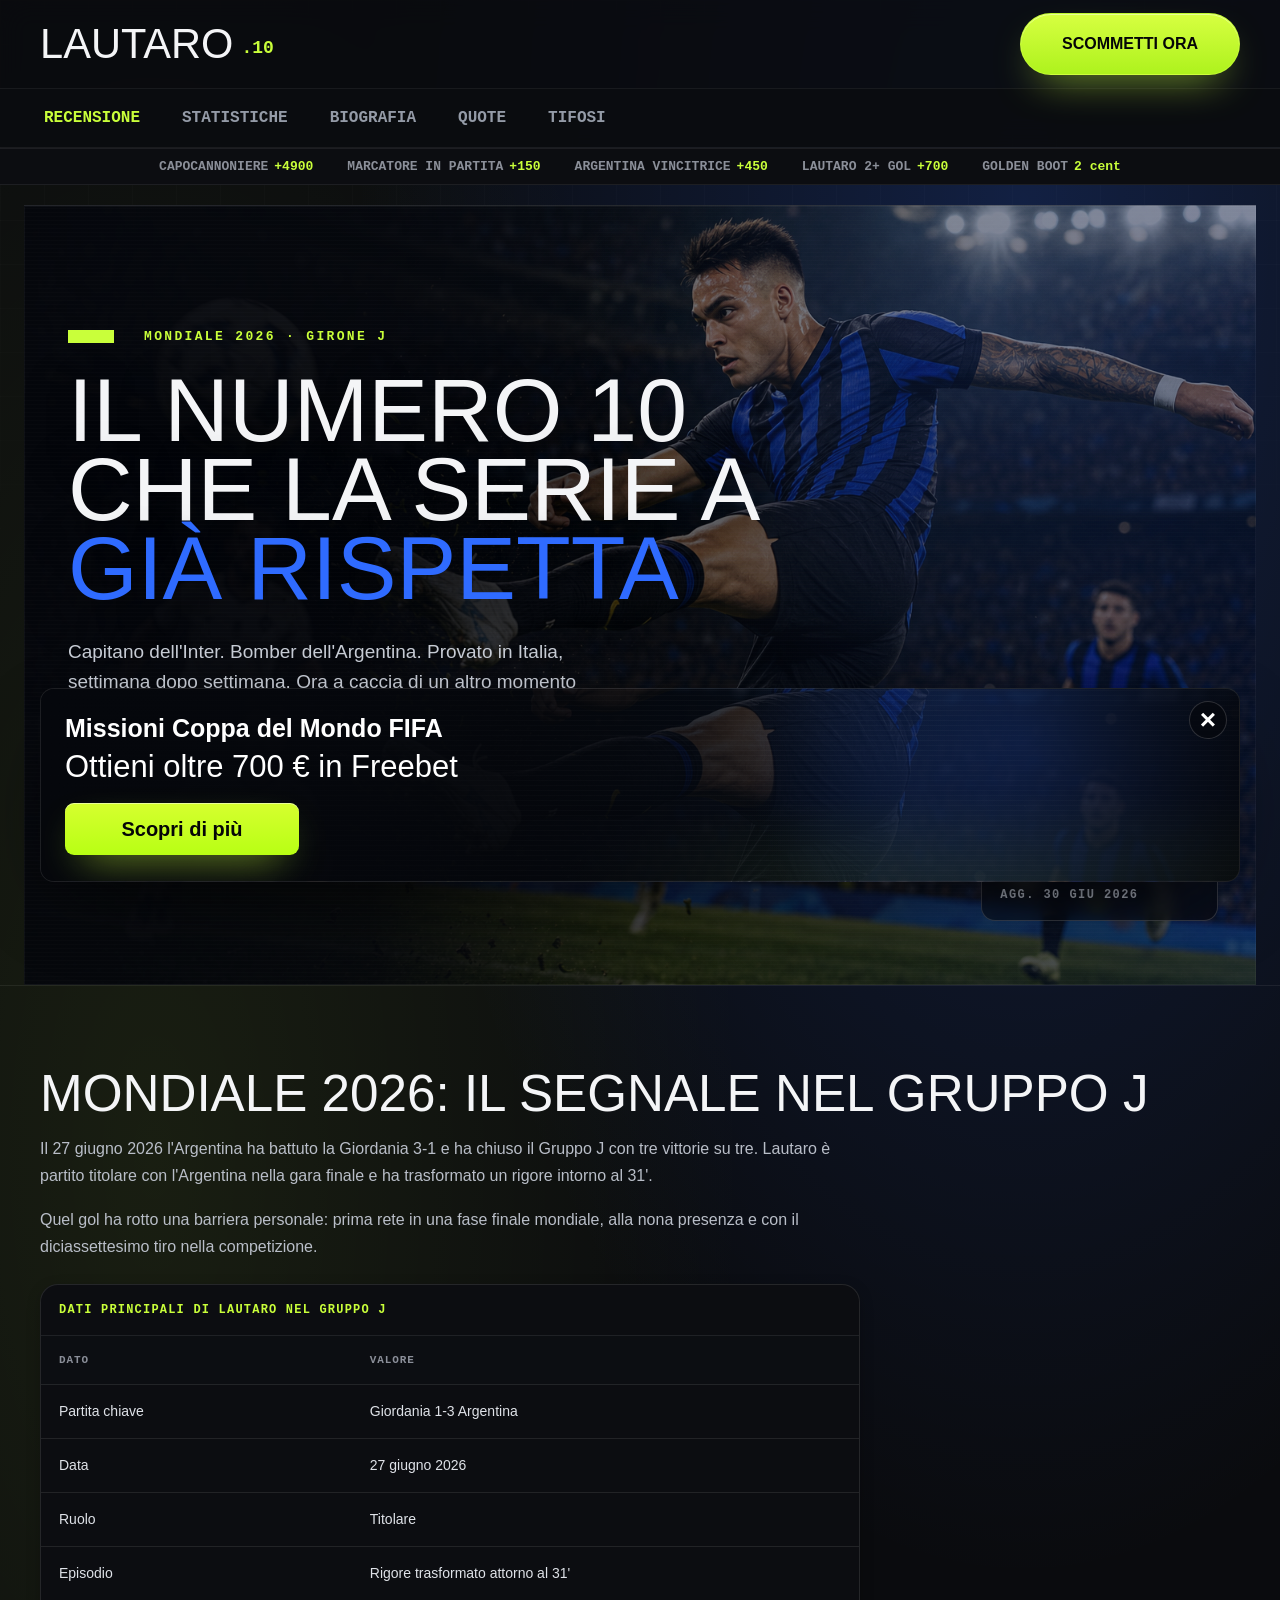
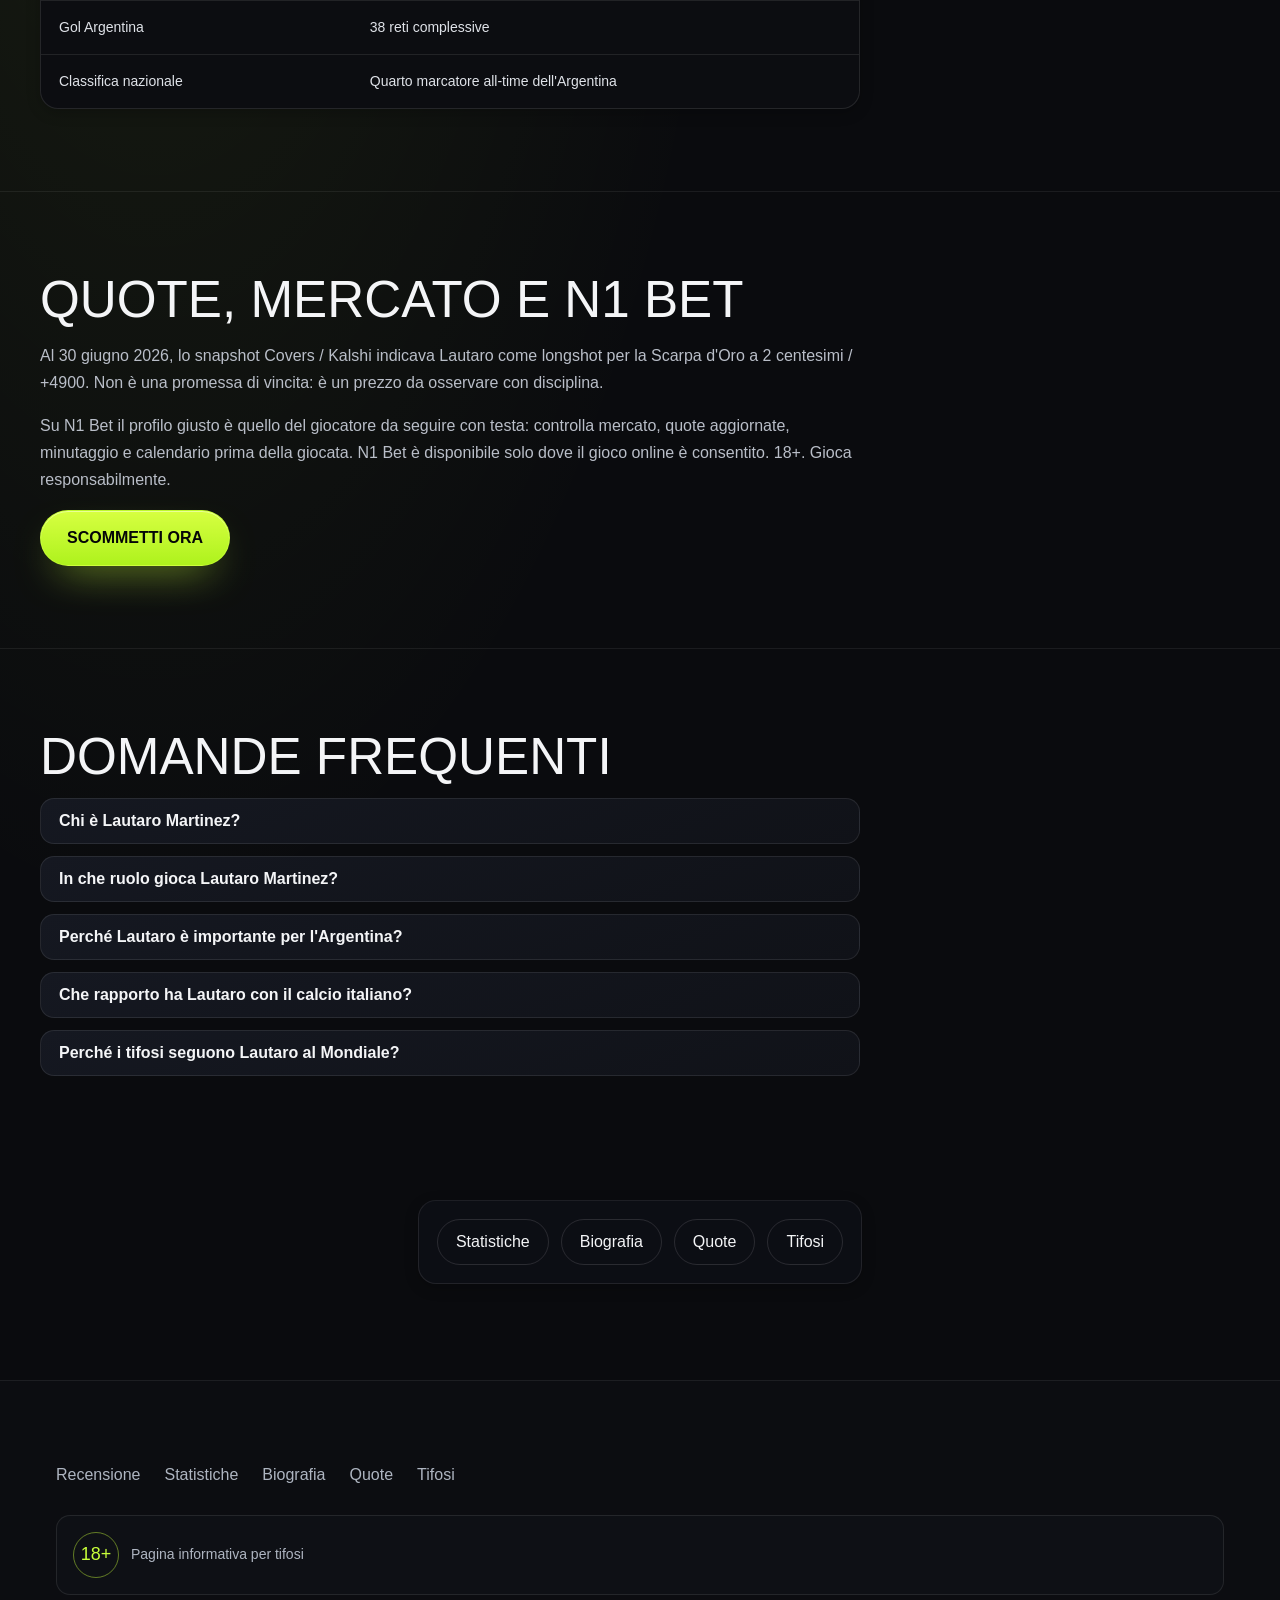
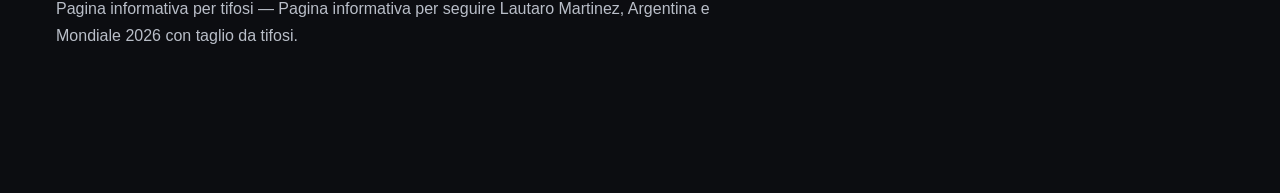
<file: index.html>
<!DOCTYPE html>
<html lang="it">
<head>
<meta charset="utf-8">
<meta name="viewport" content="width=device-width, initial-scale=1">
<meta name="robots" content="index,follow">
<meta name="theme-color" content="#D6A642">
<meta name="author" content="Pagina informativa per tifosi">
<link rel="icon" type="image/svg+xml" href="/favicon.svg">
<link rel="manifest" href="/manifest.webmanifest">
<link rel="stylesheet" href="/shared/styles.css?v=odds-static">
<title>N1 Bet: Lautaro al Mondiale 2026</title>
<meta name="description" content="Segui Lautaro Martinez al Mondiale 2026 con N1 Bet: numeri, ruolo nell'Argentina, quote aggiornate e lettura da Serie A.">
<link rel="canonical" href="https://lautaromartinez.it.com/">
<meta property="og:title" content="N1 Bet: Lautaro al Mondiale 2026">
<meta property="og:description" content="Segui Lautaro Martinez al Mondiale 2026 con N1 Bet: numeri, ruolo nell'Argentina, quote aggiornate e lettura da Serie A.">
<meta property="og:url" content="https://lautaromartinez.it.com/">
<meta property="og:image" content="https://lautaromartinez.it.com/og.svg">
<meta property="og:image:width" content="1200">
<meta property="og:image:height" content="630">
<meta property="og:type" content="website">
<meta property="og:locale" content="it_IT">
<meta property="og:site_name" content="Pagina informativa per tifosi">
<meta name="twitter:card" content="summary_large_image">
<meta name="twitter:title" content="N1 Bet: Lautaro al Mondiale 2026">
<meta name="twitter:description" content="Segui Lautaro Martinez al Mondiale 2026 con N1 Bet: numeri, ruolo nell'Argentina, quote aggiornate e lettura da Serie A.">
<meta name="twitter:image" content="https://lautaromartinez.it.com/og.svg">
<link rel="alternate" hreflang="it" href="https://lautaromartinez.it.com/">
<link rel="alternate" hreflang="x-default" href="https://lautaromartinez.it.com/">
<script type="application/ld+json">{"@context":"https://schema.org","@graph":[{"@type":"Organization","@id":"https://lautaromartinez.it.com/#organization","name":"Pagina informativa per tifosi","url":"https://lautaromartinez.it.com/"},{"@type":"WebSite","@id":"https://lautaromartinez.it.com/#website","url":"https://lautaromartinez.it.com/","name":"Pagina informativa per tifosi","inLanguage":"it","publisher":{"@id":"https://lautaromartinez.it.com/#organization"}},{"@type":"Review","itemReviewed":{"@type":"Organization","name":"Pagina informativa per tifosi","url":"/referral-link"},"author":{"@type":"Person","name":"Pagina informativa per tifosi"},"publisher":{"@id":"https://lautaromartinez.it.com/#organization"},"reviewRating":{"@type":"Rating","ratingValue":4.6,"bestRating":5,"worstRating":1}},{"@type":"AggregateRating","ratingValue":4.6,"ratingCount":1287,"bestRating":5,"worstRating":1},{"@type":"BreadcrumbList","itemListElement":[{"@type":"ListItem","position":1,"name":"Home","item":"https://lautaromartinez.it.com/"}]},{"@type":"FAQPage","mainEntity":[{"@type":"Question","name":"Chi è Lautaro Martinez?","acceptedAnswer":{"@type":"Answer","text":"Lautaro Martinez è un attaccante argentino nato a Bahía Blanca, capitano dell'Inter e punto di riferimento offensivo della nazionale argentina."}},{"@type":"Question","name":"In che ruolo gioca Lautaro Martinez?","acceptedAnswer":{"@type":"Answer","text":"Gioca soprattutto da centravanti, ma sa anche muoversi tra le linee, pressare i difensori e aprire spazio ai compagni."}},{"@type":"Question","name":"Perché Lautaro è importante per l'Argentina?","acceptedAnswer":{"@type":"Answer","text":"Porta gol, intensità, esperienza internazionale e abitudine alle partite ad alta pressione."}},{"@type":"Question","name":"Che rapporto ha Lautaro con il calcio italiano?","acceptedAnswer":{"@type":"Answer","text":"Dal 2018 gioca nell'Inter, dove è cresciuto fino a diventare capitano e uno degli attaccanti più riconoscibili della Serie A."}},{"@type":"Question","name":"Perché i tifosi seguono Lautaro al Mondiale?","acceptedAnswer":{"@type":"Answer","text":"Perché unisce talento argentino, esperienza italiana e la capacità di incidere nelle partite decisive."}}]}]}</script>
</head>
<body data-page="index">
<a class="skip-link" href="#main">Salta al contenuto</a>
<header class="mh">
  <div class="mh-top">
    <a href="/" class="mh-logo"><span class="mh-logo-text">Pagina informativa per tifosi</span></a>
    <div class="mh-spacer"></div>
    <div class="mh-right">
      <div class="mh-actions">
        <a href="/referral-link" target="_blank" rel="sponsored nofollow noopener" class="btn btn-cta">Scommetti ora</a>
      </div>
      <button class="mh-menu-toggle" type="button" data-menu-toggle aria-label="Apri il menu" aria-expanded="false"><span></span><span></span><span></span></button>
    </div>
  </div>
  <nav class="mh-cats" aria-label="Principale">
    <div class="mh-cats-inner">
      <a href="/" data-nav="index" aria-current="page" class="is-active">Recensione</a>
      <a href="/mondiale-2026-stats/" data-nav="mondiale-2026-stats">Statistiche</a>
      <a href="/biografia/" data-nav="biografia">Biografia</a>
      <a href="/quote/" data-nav="quote">Quote</a>
      <a href="/tifosi-italiani/" data-nav="tifosi-italiani">Tifosi</a>
    </div>
  </nav>
</header>
<main id="main" class="page">
<section id="il-centravanti-che-la-serie-a-rispetta" class="hero-block">
<div class="hero-kicker">Mondiale 2026 · Girone J</div>
<h1><span>Il numero 10</span><span>che la Serie A</span><span class="h1-accent">già rispetta</span></h1>
<p>Capitano dell'Inter. Bomber dell'Argentina. Provato in Italia, settimana dopo settimana. Ora a caccia di un altro momento mondiale.</p>
<div class="hero-actions">
<a class="btn btn-primary" href="/referral-link" rel="sponsored nofollow noopener" target="_blank">Piazza la tua scommessa</a>
<a class="btn btn-secondary" href="/referral-link" rel="sponsored nofollow noopener" target="_blank">Scopri perché</a>
</div>
<div class="hero-odd" aria-label="Quota capocannoniere mondiale">
<span>Capocannoniere Mondiale</span>
<strong>+4900</strong>
<small>agg. 30 giu 2026</small>
</div>
</section>
<section id="mondiale-2026-il-segnale-nel-gruppo-j">
<h2>Mondiale 2026: il segnale nel Gruppo J</h2>
<p>Il 27 giugno 2026 l'Argentina ha battuto la Giordania 3-1 e ha chiuso il Gruppo J con tre vittorie su tre. Lautaro è partito titolare con l'Argentina nella gara finale e ha trasformato un rigore intorno al 31'.</p>
<p>Quel gol ha rotto una barriera personale: prima rete in una fase finale mondiale, alla nona presenza e con il diciassettesimo tiro nella competizione.</p>
<div class="tbl-wrap">
<table>
<caption>Dati principali di Lautaro nel Gruppo J</caption>
<thead><tr><th scope="col">Dato</th><th scope="col">Valore</th></tr></thead>
<tbody>
<tr><td>Partita chiave</td><td>Giordania 1-3 Argentina</td></tr>
<tr><td>Data</td><td>27 giugno 2026</td></tr>
<tr><td>Ruolo</td><td>Titolare</td></tr>
<tr><td>Episodio</td><td>Rigore trasformato attorno al 31'</td></tr>
<tr><td>Gol Argentina</td><td>38 reti complessive</td></tr>
<tr><td>Classifica nazionale</td><td>Quarto marcatore all-time dell'Argentina</td></tr>
</tbody>
</table>
</div>
</section>
<section id="quote-mercato-e-n1-bet">
<h2>Quote, mercato e N1 Bet</h2>
<p>Al 30 giugno 2026, lo snapshot Covers / Kalshi indicava Lautaro come longshot per la Scarpa d'Oro a 2 centesimi / +4900. Non è una promessa di vincita: è un prezzo da osservare con disciplina.</p>
<p>Su N1 Bet il profilo giusto è quello del giocatore da seguire con testa: controlla mercato, quote aggiornate, minutaggio e calendario prima della giocata. N1 Bet è disponibile solo dove il gioco online è consentito. 18+. Gioca responsabilmente.</p>
<a class="btn btn-primary" href="/referral-link" rel="sponsored nofollow noopener" target="_blank">Scommetti ora</a>
</section>
<section id="faq">
<h2>Domande frequenti</h2>
<details>
<summary>Chi è Lautaro Martinez?</summary>
<p>Lautaro Martinez è un attaccante argentino nato a Bahía Blanca, capitano dell'Inter e punto di riferimento offensivo della nazionale argentina.</p>
</details>
<details>
<summary>In che ruolo gioca Lautaro Martinez?</summary>
<p>Gioca soprattutto da centravanti, ma sa anche muoversi tra le linee, pressare i difensori e aprire spazio ai compagni.</p>
</details>
<details>
<summary>Perché Lautaro è importante per l'Argentina?</summary>
<p>Porta gol, intensità, esperienza internazionale e abitudine alle partite ad alta pressione.</p>
</details>
<details>
<summary>Che rapporto ha Lautaro con il calcio italiano?</summary>
<p>Dal 2018 gioca nell'Inter, dove è cresciuto fino a diventare capitano e uno degli attaccanti più riconoscibili della Serie A.</p>
</details>
<details>
<summary>Perché i tifosi seguono Lautaro al Mondiale?</summary>
<p>Perché unisce talento argentino, esperienza italiana e la capacità di incidere nelle partite decisive.</p>
</details>
</section>
<nav aria-label="Pagine correlate">
<ul class="related">
<li><a href="/mondiale-2026-stats/">Statistiche</a></li>
<li><a href="/biografia/">Biografia</a></li>
<li><a href="/quote/">Quote</a></li>
<li><a href="/tifosi-italiani/">Tifosi</a></li>
</ul>
</nav>
</main>
<footer class="mf">
  <div class="mf-inner">
    <nav class="mf-cols" aria-label="Footer">
      <a href="/">Recensione</a>
      <a href="/mondiale-2026-stats/">Statistiche</a>
      <a href="/biografia/">Biografia</a>
      <a href="/quote/">Quote</a>
      <a href="/tifosi-italiani/">Tifosi</a>
    </nav>
    <div class="mf-trust">
      <span class="age-tag" aria-label="18+">18+</span>
      <span>Pagina informativa per tifosi</span>
    </div>
    <p class="mf-copy">Pagina informativa per tifosi — Pagina informativa per seguire Lautaro Martinez, Argentina e Mondiale 2026 con taglio da tifosi.</p>
  </div>
</footer>
<aside class="mission-popup" aria-label="Missioni Coppa del Mondo FIFA" aria-hidden="true">
<button class="mission-popup-close" type="button" aria-label="Chiudi promozione">×</button>
<div class="mission-popup-content"><strong>Missioni Coppa del Mondo FIFA</strong><span>Ottieni oltre 700 € in Freebet</span><a class="mission-popup-cta" href="/referral-link?sub_id_1=casino1" rel="sponsored nofollow noopener" target="_blank">Scopri di più</a></div>
</aside>
<script src="/shared/app.js?v=html-ctas-referral" defer></script>
</body>
</html>
</file>
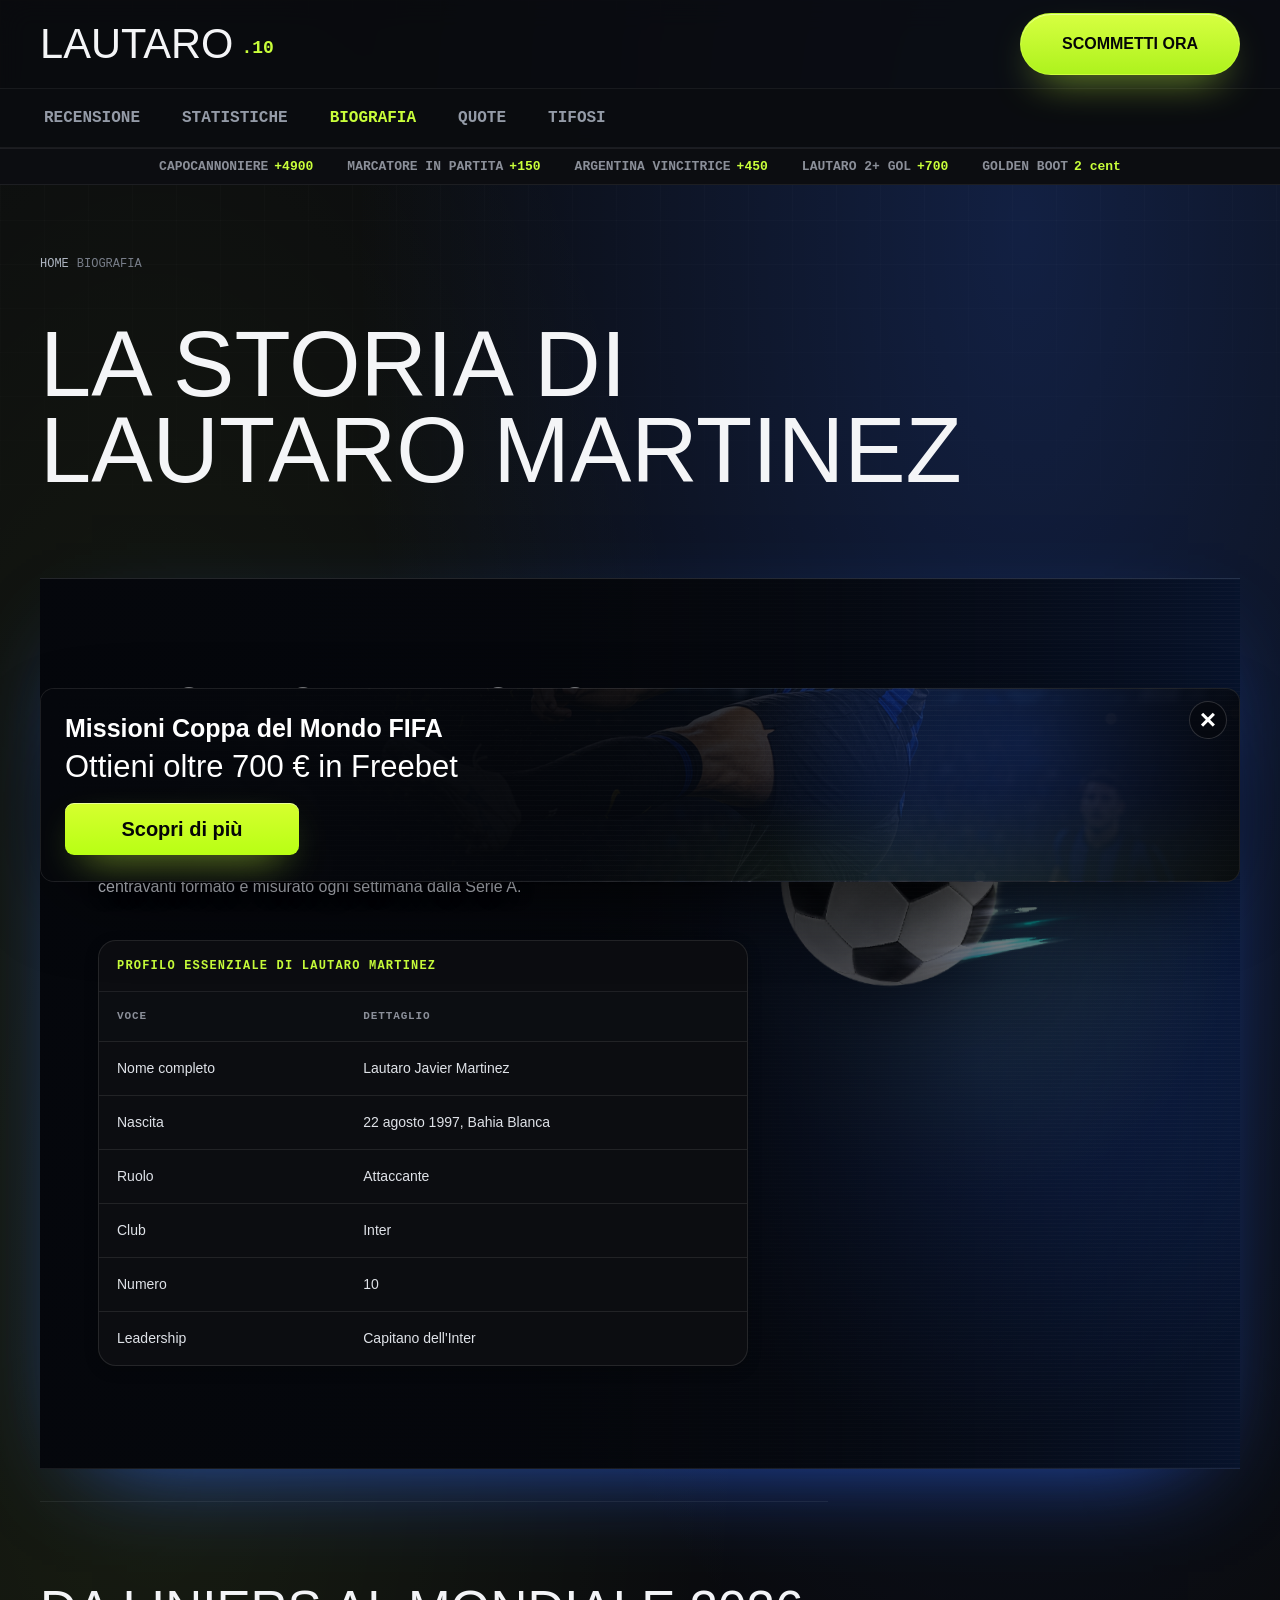
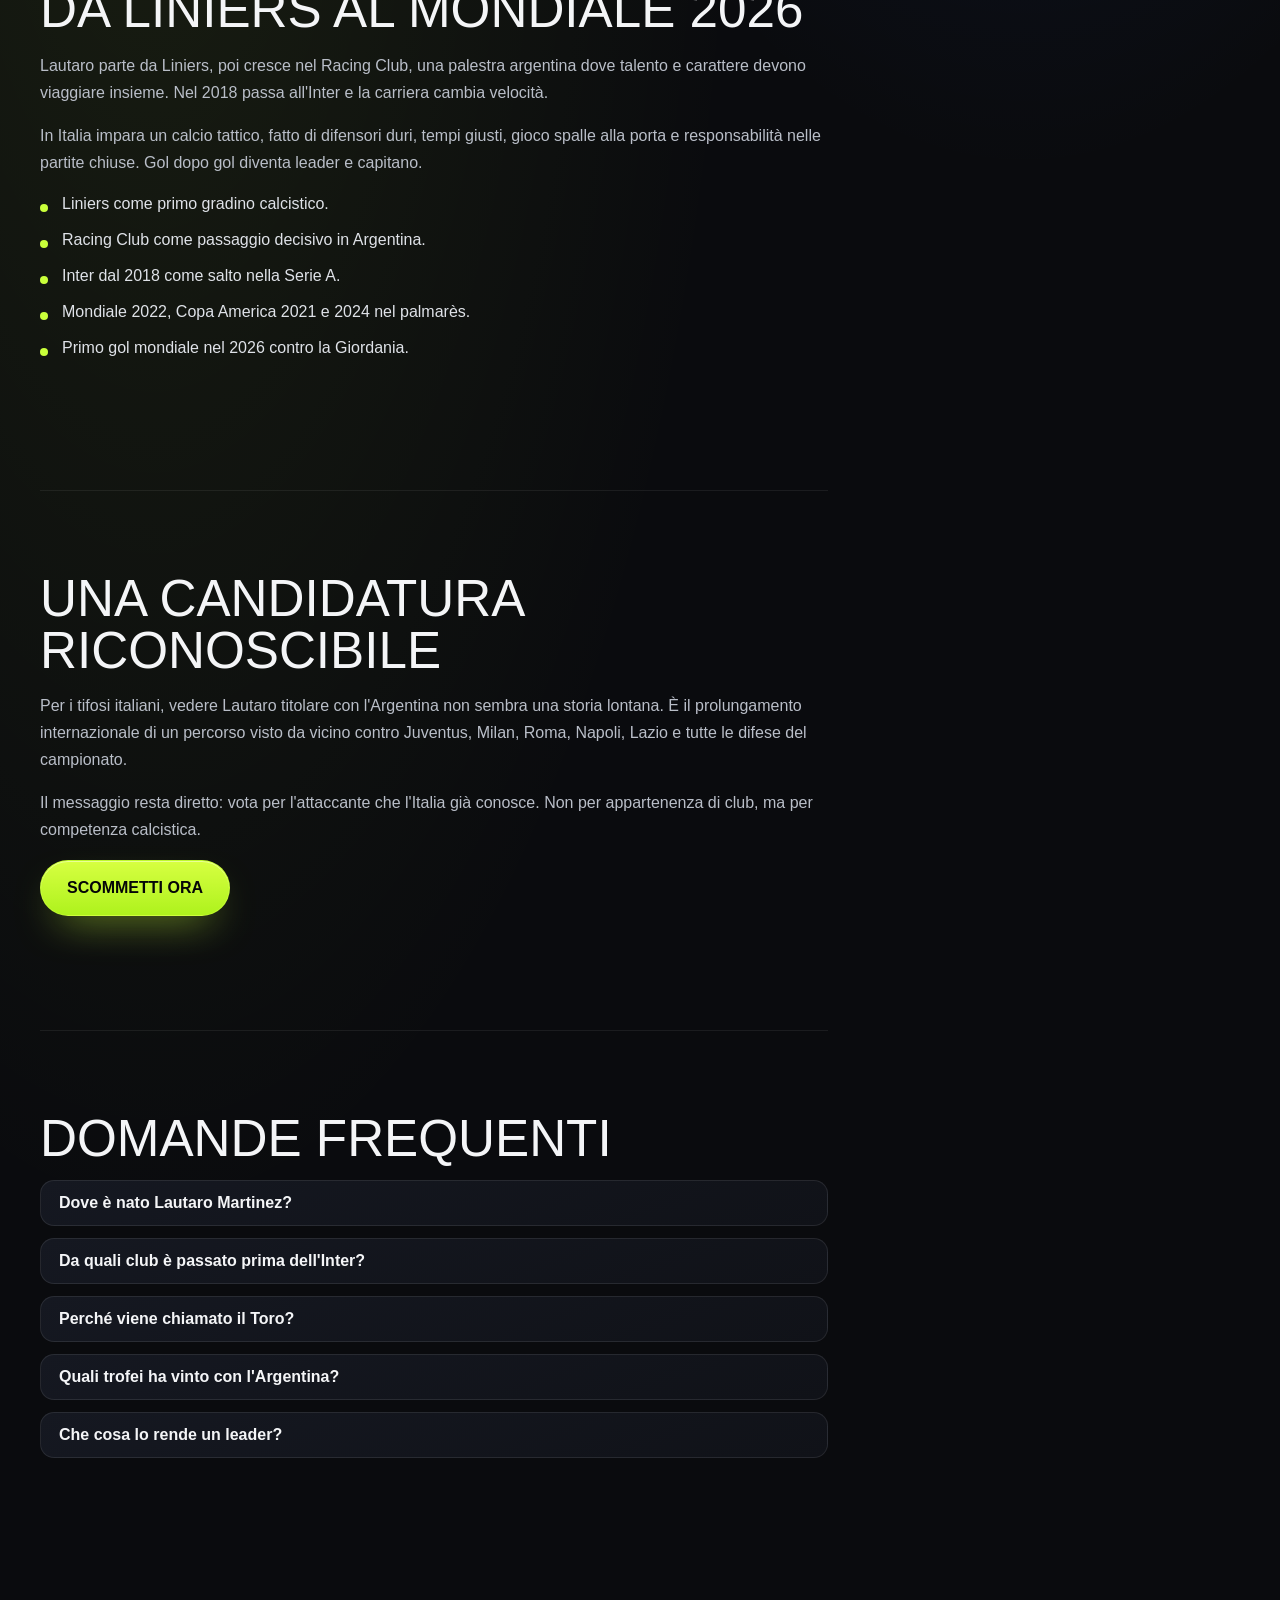
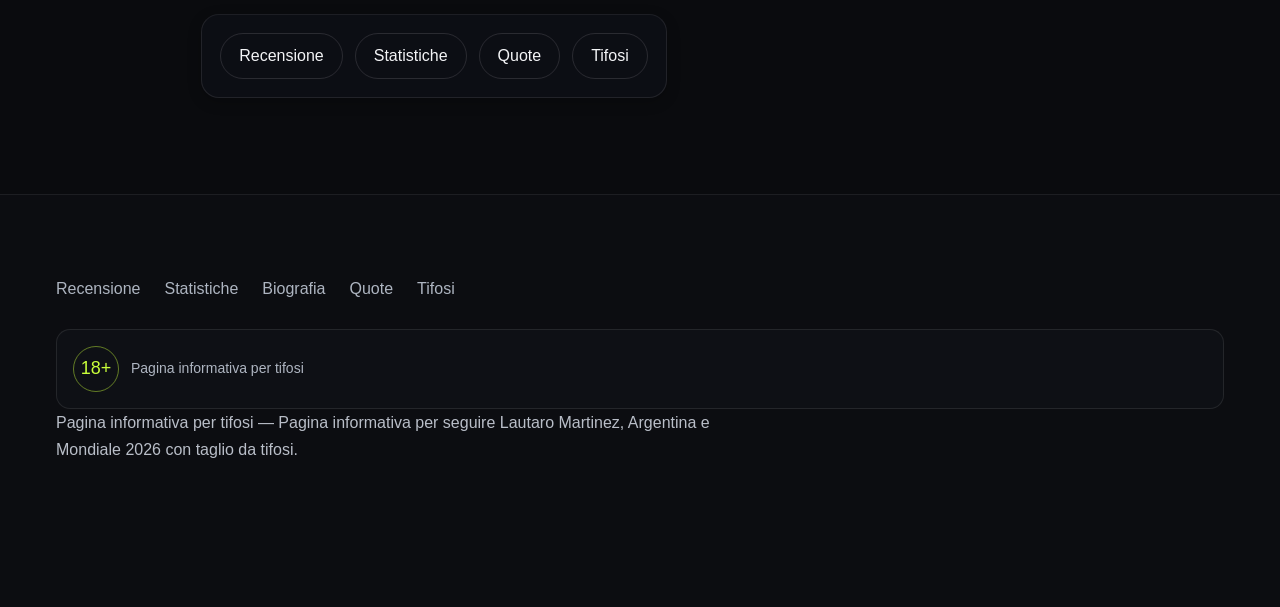
<file: biografia/index.html>
<!DOCTYPE html>
<html lang="it">
<head>
<meta charset="utf-8">
<meta name="viewport" content="width=device-width, initial-scale=1">
<meta name="theme-color" content="#D6A642">
<meta name="author" content="Pagina informativa per tifosi">
<meta name="robots" content="index,follow">
<link rel="icon" type="image/svg+xml" href="/favicon.svg">
<link rel="manifest" href="/manifest.webmanifest">
<link rel="stylesheet" href="/shared/styles.css?v=odds-static">
<title>Biografia Lautaro Martinez: da Bahia Blanca all'Inter</title>
<meta name="description" content="La storia di Lautaro Martinez: Bahia Blanca, Racing, Inter, fascia da capitano, Argentina e primo gol nel Mondiale 2026.">
<link rel="canonical" href="https://lautaromartinez.it.com/biografia/">
<meta property="og:title" content="Biografia Lautaro Martinez: da Bahia Blanca all'Inter">
<meta property="og:description" content="La storia di Lautaro Martinez: Bahia Blanca, Racing, Inter, fascia da capitano, Argentina e primo gol nel Mondiale 2026.">
<meta property="og:url" content="https://lautaromartinez.it.com/biografia/">
<meta property="og:image" content="https://lautaromartinez.it.com/og.svg">
<meta property="og:image:width" content="1200">
<meta property="og:image:height" content="630">
<meta property="og:type" content="article">
<meta property="og:locale" content="it_IT">
<meta property="og:site_name" content="Pagina informativa per tifosi">
<meta name="twitter:card" content="summary_large_image">
<meta name="twitter:title" content="Biografia Lautaro Martinez: da Bahia Blanca all'Inter">
<meta name="twitter:description" content="La storia di Lautaro Martinez: Bahia Blanca, Racing, Inter, fascia da capitano, Argentina e primo gol nel Mondiale 2026.">
<meta name="twitter:image" content="https://lautaromartinez.it.com/og.svg">
<link rel="alternate" hreflang="it" href="https://lautaromartinez.it.com/biografia/">
<link rel="alternate" hreflang="x-default" href="https://lautaromartinez.it.com/biografia/">
<script type="application/ld+json">{"@context":"https://schema.org","@graph":[{"@type":"Article","headline":"La storia di Lautaro Martinez","author":{"@type":"Person","name":"Pagina informativa per tifosi"},"publisher":{"@type":"Organization","name":"Pagina informativa per tifosi"}},{"@type":"BreadcrumbList","itemListElement":[{"@type":"ListItem","position":1,"name":"Home","item":"https://lautaromartinez.it.com/"},{"@type":"ListItem","position":2,"name":"Biografia","item":"https://lautaromartinez.it.com/biografia/"}]},{"@type":"FAQPage","mainEntity":[{"@type":"Question","name":"Dove è nato Lautaro Martinez?","acceptedAnswer":{"@type":"Answer","text":"Lautaro Martinez è nato a Bahía Blanca, in Argentina, il 22 agosto 1997."}},{"@type":"Question","name":"Da quali club è passato prima dell'Inter?","acceptedAnswer":{"@type":"Answer","text":"È partito da Liniers ed è cresciuto nel Racing Club prima del trasferimento all'Inter nel 2018."}},{"@type":"Question","name":"Perché viene chiamato il Toro?","acceptedAnswer":{"@type":"Answer","text":"Il soprannome richiama il suo stile: aggressivo, potente, intenso nei duelli e sempre orientato verso la porta."}},{"@type":"Question","name":"Quali trofei ha vinto con l'Argentina?","acceptedAnswer":{"@type":"Answer","text":"Ha vinto il Mondiale 2022 e la Copa América 2021 e 2024."}},{"@type":"Question","name":"Che cosa lo rende un leader?","acceptedAnswer":{"@type":"Answer","text":"Continuità, lavoro senza palla, responsabilità nei momenti difficili e capacità di guidare l'attacco anche quando non segna."}}]}]}</script>
</head>
<body data-page="biografia">
<a class="skip-link" href="#main">Salta al contenuto</a>
<header class="mh">
  <div class="mh-top">
    <a href="/" class="mh-logo"><span class="mh-logo-text">Pagina informativa per tifosi</span></a>
    <div class="mh-spacer"></div>
    <div class="mh-right">
      <div class="mh-actions">
        <a href="/referral-link" target="_blank" rel="sponsored nofollow noopener" class="btn btn-cta">Scommetti ora</a>
      </div>
      <button class="mh-menu-toggle" type="button" data-menu-toggle aria-label="Apri il menu" aria-expanded="false"><span></span><span></span><span></span></button>
    </div>
  </div>
  <nav class="mh-cats" aria-label="Principale">
    <div class="mh-cats-inner">
      <a href="/" data-nav="index">Recensione</a>
      <a href="/mondiale-2026-stats/" data-nav="mondiale-2026-stats">Statistiche</a>
      <a href="/biografia/" data-nav="biografia" aria-current="page" class="is-active">Biografia</a>
      <a href="/quote/" data-nav="quote">Quote</a>
      <a href="/tifosi-italiani/" data-nav="tifosi-italiani">Tifosi</a>
    </div>
  </nav>
</header>
<main id="main" class="page">
<nav aria-label="Breadcrumb">
<ol class="crumbs">
<li><a href="/">Home</a></li>
<li><span aria-current="page">Biografia</span></li>
</ol>
</nav>
<h1>La storia di Lautaro Martinez</h1>
<section id="profilo-del-toro">
<h2>Profilo del Toro</h2>
<p>Lautaro Javier Martinez è nato il 22 agosto 1997 a Bahia Blanca, in Argentina. È un attaccante, numero 10 e capitano dell'Inter, riferimento offensivo capace di reggere marcature e aspettative.</p>
<p>La sua biografia parla anche ai tifosi italiani: nel mondiale non è un volto lontano, ma un centravanti formato e misurato ogni settimana dalla Serie A.</p>
<div class="tbl-wrap">
<table>
<caption>Profilo essenziale di Lautaro Martinez</caption>
<thead><tr><th scope="col">Voce</th><th scope="col">Dettaglio</th></tr></thead>
<tbody>
<tr><td>Nome completo</td><td>Lautaro Javier Martinez</td></tr>
<tr><td>Nascita</td><td>22 agosto 1997, Bahia Blanca</td></tr>
<tr><td>Ruolo</td><td>Attaccante</td></tr>
<tr><td>Club</td><td>Inter</td></tr>
<tr><td>Numero</td><td>10</td></tr>
<tr><td>Leadership</td><td>Capitano dell'Inter</td></tr>
</tbody>
</table>
</div>
</section>
<section id="da-liniers-al-mondiale-2026">
<h2>Da Liniers al Mondiale 2026</h2>
<p>Lautaro parte da Liniers, poi cresce nel Racing Club, una palestra argentina dove talento e carattere devono viaggiare insieme. Nel 2018 passa all'Inter e la carriera cambia velocità.</p>
<p>In Italia impara un calcio tattico, fatto di difensori duri, tempi giusti, gioco spalle alla porta e responsabilità nelle partite chiuse. Gol dopo gol diventa leader e capitano.</p>
<ul>
<li>Liniers come primo gradino calcistico.</li>
<li>Racing Club come passaggio decisivo in Argentina.</li>
<li>Inter dal 2018 come salto nella Serie A.</li>
<li>Mondiale 2022, Copa America 2021 e 2024 nel palmarès.</li>
<li>Primo gol mondiale nel 2026 contro la Giordania.</li>
</ul>
</section>
<section id="una-candidatura-riconoscibile">
<h2>Una candidatura riconoscibile</h2>
<p>Per i tifosi italiani, vedere Lautaro titolare con l'Argentina non sembra una storia lontana. È il prolungamento internazionale di un percorso visto da vicino contro Juventus, Milan, Roma, Napoli, Lazio e tutte le difese del campionato.</p>
<p>Il messaggio resta diretto: vota per l'attaccante che l'Italia già conosce. Non per appartenenza di club, ma per competenza calcistica.</p>
<a class="btn btn-primary" href="/referral-link" rel="sponsored nofollow noopener" target="_blank">Scommetti ora</a>
</section>
<section id="faq">
<h2>Domande frequenti</h2>
<details>
<summary>Dove è nato Lautaro Martinez?</summary>
<p>Lautaro Martinez è nato a Bahía Blanca, in Argentina, il 22 agosto 1997.</p>
</details>
<details>
<summary>Da quali club è passato prima dell'Inter?</summary>
<p>È partito da Liniers ed è cresciuto nel Racing Club prima del trasferimento all'Inter nel 2018.</p>
</details>
<details>
<summary>Perché viene chiamato il Toro?</summary>
<p>Il soprannome richiama il suo stile: aggressivo, potente, intenso nei duelli e sempre orientato verso la porta.</p>
</details>
<details>
<summary>Quali trofei ha vinto con l'Argentina?</summary>
<p>Ha vinto il Mondiale 2022 e la Copa América 2021 e 2024.</p>
</details>
<details>
<summary>Che cosa lo rende un leader?</summary>
<p>Continuità, lavoro senza palla, responsabilità nei momenti difficili e capacità di guidare l'attacco anche quando non segna.</p>
</details>
</section>
<nav aria-label="Pagine correlate">
<ul class="related">
<li><a href="/">Recensione</a></li>
<li><a href="/mondiale-2026-stats/">Statistiche</a></li>
<li><a href="/quote/">Quote</a></li>
<li><a href="/tifosi-italiani/">Tifosi</a></li>
</ul>
</nav>
</main>
<footer class="mf">
  <div class="mf-inner">
    <nav class="mf-cols" aria-label="Footer">
      <a href="/">Recensione</a>
      <a href="/mondiale-2026-stats/">Statistiche</a>
      <a href="/biografia/">Biografia</a>
      <a href="/quote/">Quote</a>
      <a href="/tifosi-italiani/">Tifosi</a>
    </nav>
    <div class="mf-trust">
      <span class="age-tag" aria-label="18+">18+</span>
      <span>Pagina informativa per tifosi</span>
    </div>
    <p class="mf-copy">Pagina informativa per tifosi — Pagina informativa per seguire Lautaro Martinez, Argentina e Mondiale 2026 con taglio da tifosi.</p>
  </div>
</footer>
<aside class="mission-popup" aria-label="Missioni Coppa del Mondo FIFA" aria-hidden="true">
<button class="mission-popup-close" type="button" aria-label="Chiudi promozione">×</button>
<div class="mission-popup-content"><strong>Missioni Coppa del Mondo FIFA</strong><span>Ottieni oltre 700 € in Freebet</span><a class="mission-popup-cta" href="/referral-link?sub_id_1=casino1" rel="sponsored nofollow noopener" target="_blank">Scopri di più</a></div>
</aside>
<script src="/shared/app.js?v=html-ctas-referral" defer></script>
</body>
</html>
</file>
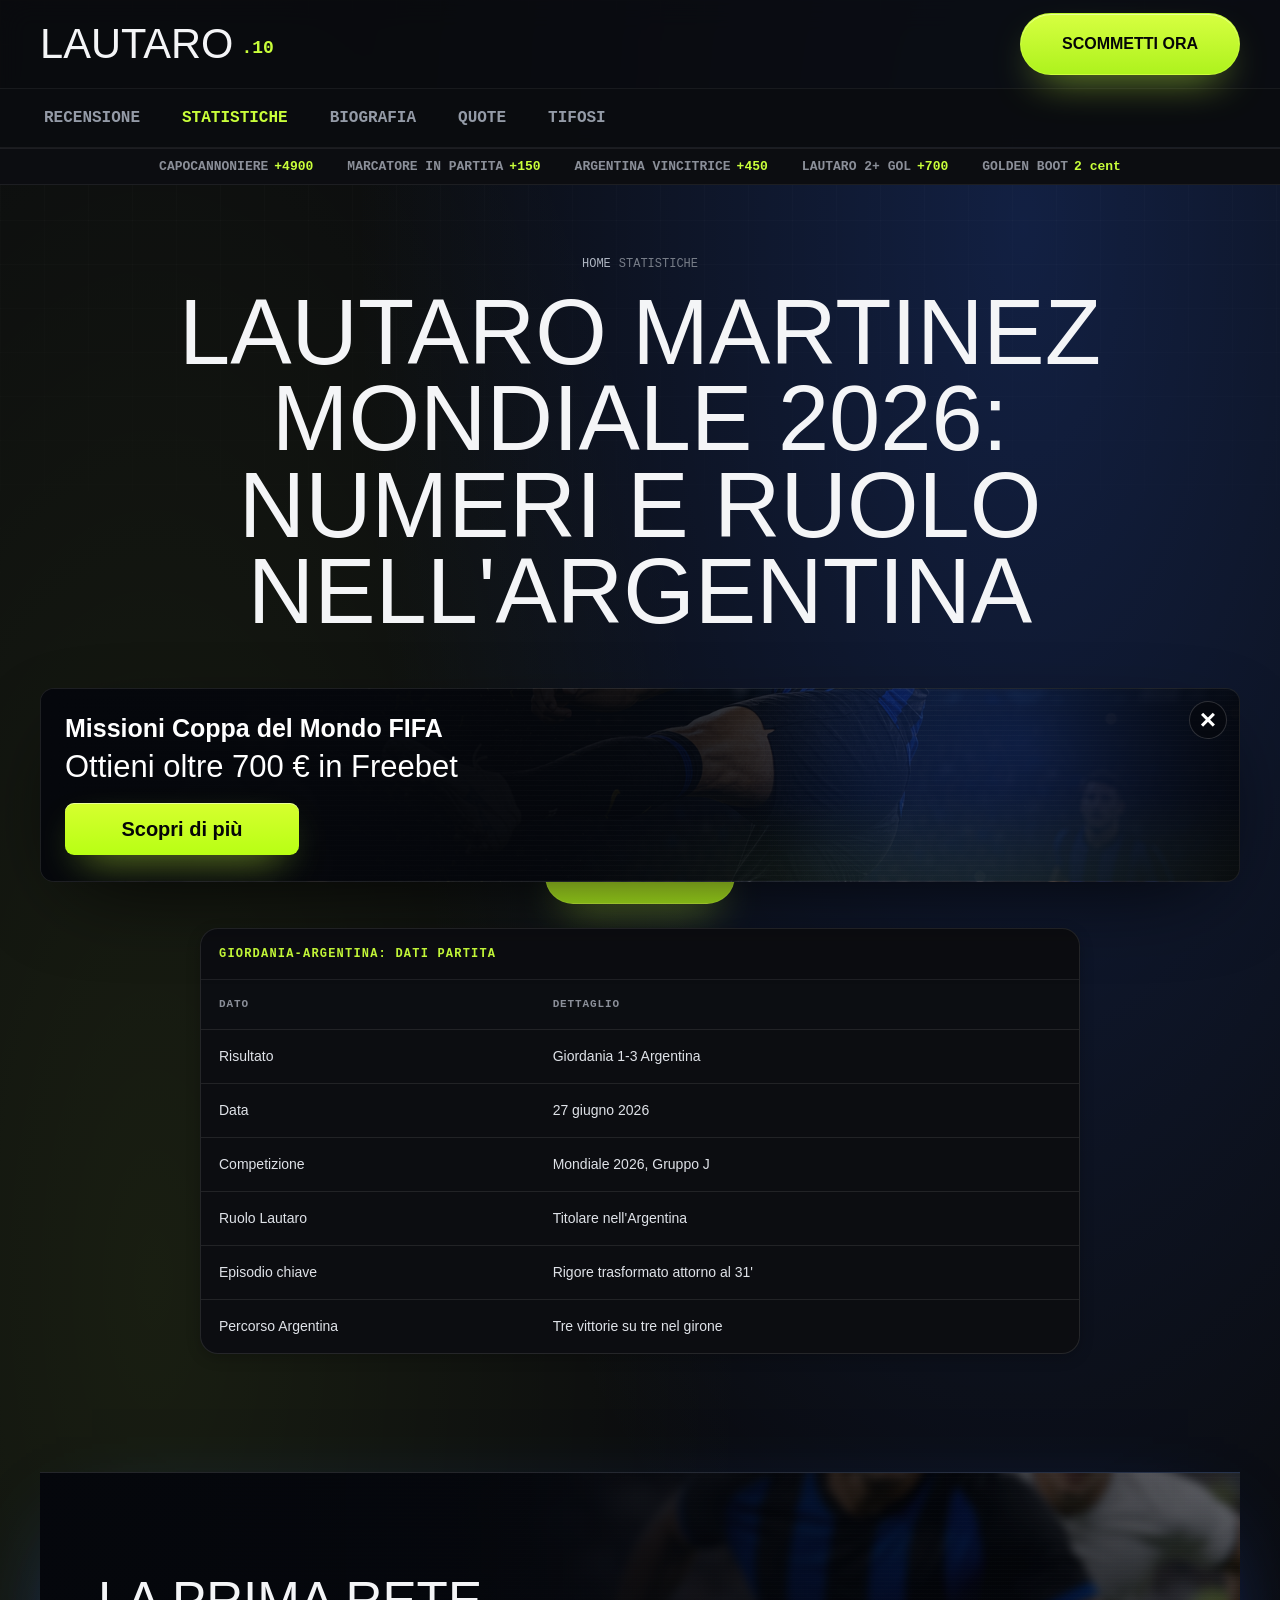
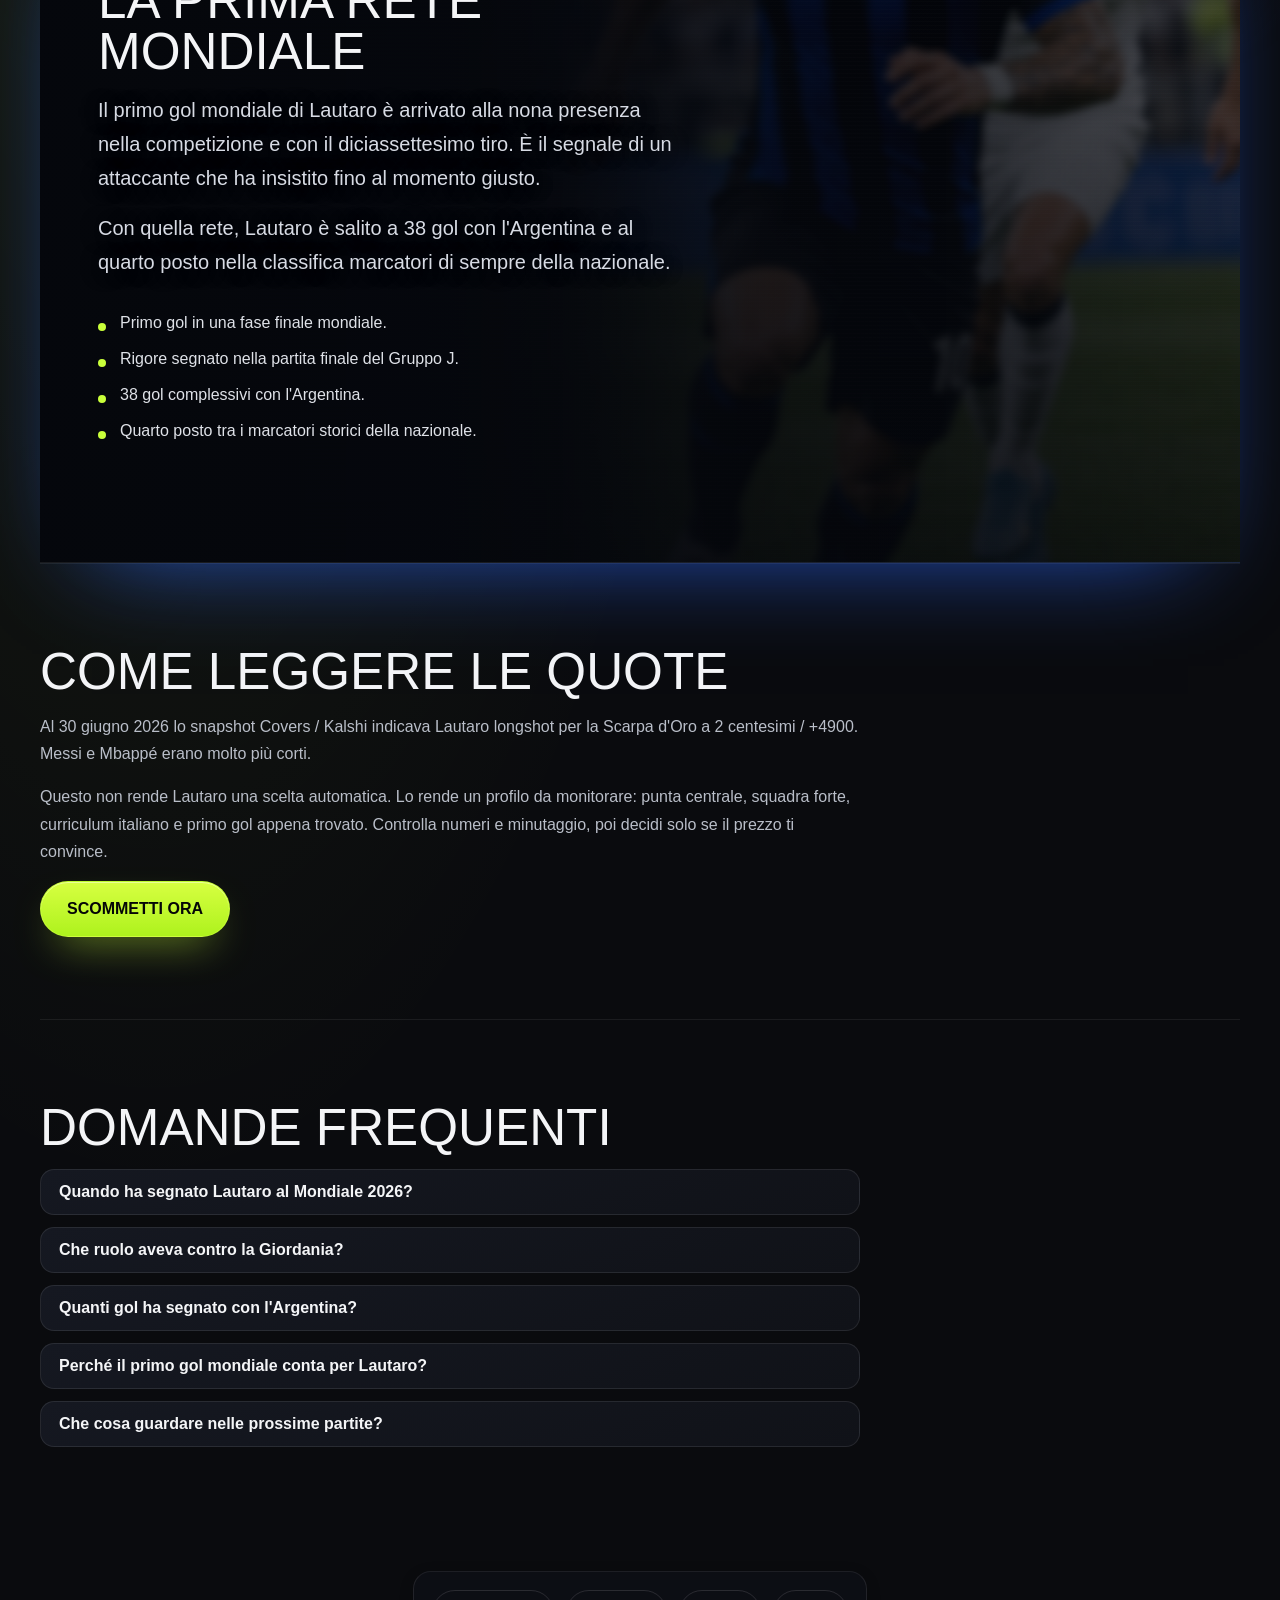
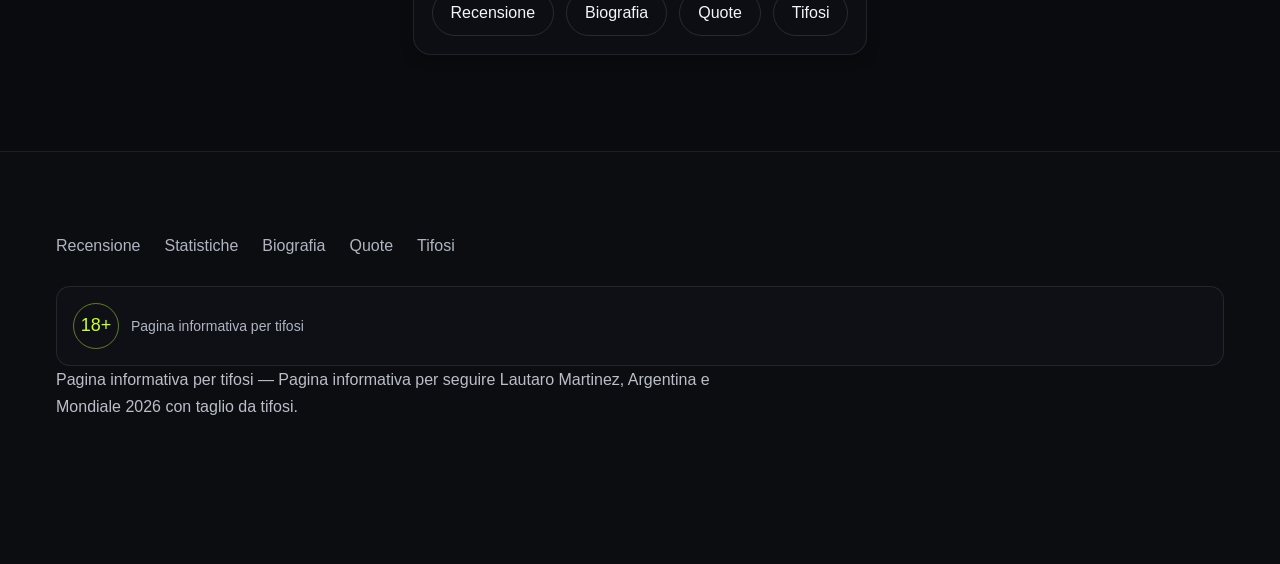
<file: mondiale-2026-stats/index.html>
<!DOCTYPE html>
<html lang="it">
<head>
<meta charset="utf-8">
<meta name="viewport" content="width=device-width, initial-scale=1">
<meta name="author" content="Pagina informativa per tifosi">
<meta name="robots" content="index,follow">
<meta name="theme-color" content="#D6A642">
<link rel="icon" type="image/svg+xml" href="/favicon.svg">
<link rel="manifest" href="/manifest.webmanifest">
<link rel="stylesheet" href="/shared/styles.css?v=odds-static">
<title>Lautaro Martinez Mondiale 2026: statistiche e ruolo Argentina</title>
<meta name="description" content="Numeri di Lautaro Martinez Mondiale 2026: Lautaro Martinez titolare Argentina, rigore alla Giordania, Gruppo J, quote N1 Bet e lettura da Serie A.">
<link rel="canonical" href="https://lautaromartinez.it.com/mondiale-2026-stats/">
<meta property="og:title" content="Lautaro Martinez Mondiale 2026: statistiche e ruolo Argentina">
<meta property="og:description" content="Numeri di Lautaro Martinez Mondiale 2026: Lautaro Martinez titolare Argentina, rigore alla Giordania, Gruppo J, quote N1 Bet e lettura da Serie A.">
<meta property="og:url" content="https://lautaromartinez.it.com/mondiale-2026-stats/">
<meta property="og:image" content="https://lautaromartinez.it.com/og.svg">
<meta property="og:image:width" content="1200">
<meta property="og:image:height" content="630">
<meta property="og:type" content="article">
<meta property="og:locale" content="it_IT">
<meta property="og:site_name" content="Pagina informativa per tifosi">
<meta name="twitter:card" content="summary_large_image">
<meta name="twitter:title" content="Lautaro Martinez Mondiale 2026: statistiche e ruolo Argentina">
<meta name="twitter:description" content="Numeri di Lautaro Martinez Mondiale 2026: Lautaro Martinez titolare Argentina, rigore alla Giordania, Gruppo J, quote N1 Bet e lettura da Serie A.">
<meta name="twitter:image" content="https://lautaromartinez.it.com/og.svg">
<link rel="alternate" hreflang="it" href="https://lautaromartinez.it.com/mondiale-2026-stats/">
<link rel="alternate" hreflang="x-default" href="https://lautaromartinez.it.com/mondiale-2026-stats/">
<script type="application/ld+json">{"@context":"https://schema.org","@graph":[{"@type":"Article","headline":"Lautaro Martinez: numeri mondiali","author":{"@type":"Person","name":"Pagina informativa per tifosi"},"publisher":{"@type":"Organization","name":"Pagina informativa per tifosi"}},{"@type":"BreadcrumbList","itemListElement":[{"@type":"ListItem","position":1,"name":"Home","item":"https://lautaromartinez.it.com/"},{"@type":"ListItem","position":2,"name":"Statistiche","item":"https://lautaromartinez.it.com/mondiale-2026-stats/"}]},{"@type":"FAQPage","mainEntity":[{"@type":"Question","name":"Quando ha segnato Lautaro al Mondiale 2026?","acceptedAnswer":{"@type":"Answer","text":"Ha segnato il 27 giugno 2026 contro la Giordania, trasformando un rigore nella vittoria dell'Argentina per 3-1."}},{"@type":"Question","name":"Che ruolo aveva contro la Giordania?","acceptedAnswer":{"@type":"Answer","text":"Era titolare nell'attacco dell'Argentina e ha dato profondità, presenza in area e responsabilità dal dischetto."}},{"@type":"Question","name":"Quanti gol ha segnato con l'Argentina?","acceptedAnswer":{"@type":"Answer","text":"Dopo la rete alla Giordania è arrivato a 38 gol complessivi con la nazionale argentina."}},{"@type":"Question","name":"Perché il primo gol mondiale conta per Lautaro?","acceptedAnswer":{"@type":"Answer","text":"Perché sblocca un attaccante che aveva già esperienza e fiducia, ma cercava ancora il suo momento personale nella fase finale mondiale."}},{"@type":"Question","name":"Che cosa guardare nelle prossime partite?","acceptedAnswer":{"@type":"Answer","text":"Minuti giocati, posizione in campo, intesa con Messi e gli altri attaccanti, tiri in area e presenza sui calci piazzati."}}]}]}</script>
</head>
<body data-page="mondiale-2026-stats">
<a class="skip-link" href="#main">Salta al contenuto</a>
<header class="mh">
  <div class="mh-top">
    <a href="/" class="mh-logo"><span class="mh-logo-text">Pagina informativa per tifosi</span></a>
    <div class="mh-spacer"></div>
    <div class="mh-right">
      <div class="mh-actions">
        <a href="/referral-link" target="_blank" rel="sponsored nofollow noopener" class="btn btn-cta">Scommetti ora</a>
      </div>
      <button class="mh-menu-toggle" type="button" data-menu-toggle aria-label="Apri il menu" aria-expanded="false"><span></span><span></span><span></span></button>
    </div>
  </div>
  <nav class="mh-cats" aria-label="Principale">
    <div class="mh-cats-inner">
      <a href="/" data-nav="index">Recensione</a>
      <a href="/mondiale-2026-stats/" data-nav="mondiale-2026-stats" aria-current="page" class="is-active">Statistiche</a>
      <a href="/biografia/" data-nav="biografia">Biografia</a>
      <a href="/quote/" data-nav="quote">Quote</a>
      <a href="/tifosi-italiani/" data-nav="tifosi-italiani">Tifosi</a>
    </div>
  </nav>
</header>
<main id="main" class="page">
<nav aria-label="Breadcrumb">
<ol class="crumbs">
<li><a href="/">Home</a></li>
<li><span aria-current="page">Statistiche</span></li>
</ol>
</nav>
<h1>Lautaro Martinez Mondiale 2026: numeri e ruolo nell'Argentina</h1>
<section id="argentina-prima-nel-gruppo-j">
<h2>Argentina prima nel Gruppo J</h2>
<p>Il Mondiale 2026 di Lautaro ha cambiato passo il 27 giugno 2026: un rigore, una nazionale a punteggio pieno e un numero 10 già abituato alla pressione italiana.</p>
<a class="btn btn-primary" href="/referral-link" rel="sponsored nofollow noopener" target="_blank">Scommetti ora</a>
<div class="tbl-wrap">
<table>
<caption>Giordania-Argentina: dati partita</caption>
<thead><tr><th scope="col">Dato</th><th scope="col">Dettaglio</th></tr></thead>
<tbody>
<tr><td>Risultato</td><td>Giordania 1-3 Argentina</td></tr>
<tr><td>Data</td><td>27 giugno 2026</td></tr>
<tr><td>Competizione</td><td>Mondiale 2026, Gruppo J</td></tr>
<tr><td>Ruolo Lautaro</td><td>Titolare nell'Argentina</td></tr>
<tr><td>Episodio chiave</td><td>Rigore trasformato attorno al 31'</td></tr>
<tr><td>Percorso Argentina</td><td>Tre vittorie su tre nel girone</td></tr>
</tbody>
</table>
</div>
</section>
<section id="la-prima-rete-mondiale">
<h2>La prima rete mondiale</h2>
<p>Il primo gol mondiale di Lautaro è arrivato alla nona presenza nella competizione e con il diciassettesimo tiro. È il segnale di un attaccante che ha insistito fino al momento giusto.</p>
<p>Con quella rete, Lautaro è salito a 38 gol con l'Argentina e al quarto posto nella classifica marcatori di sempre della nazionale.</p>
<ul>
<li>Primo gol in una fase finale mondiale.</li>
<li>Rigore segnato nella partita finale del Gruppo J.</li>
<li>38 gol complessivi con l'Argentina.</li>
<li>Quarto posto tra i marcatori storici della nazionale.</li>
</ul>
</section>
<section id="come-leggere-le-quote">
<h2>Come leggere le quote</h2>
<p>Al 30 giugno 2026 lo snapshot Covers / Kalshi indicava Lautaro longshot per la Scarpa d'Oro a 2 centesimi / +4900. Messi e Mbappé erano molto più corti.</p>
<p>Questo non rende Lautaro una scelta automatica. Lo rende un profilo da monitorare: punta centrale, squadra forte, curriculum italiano e primo gol appena trovato. Controlla numeri e minutaggio, poi decidi solo se il prezzo ti convince.</p>
<a class="btn btn-primary" href="/referral-link" rel="sponsored nofollow noopener" target="_blank">Scommetti ora</a>
</section>
<section id="faq">
<h2>Domande frequenti</h2>
<details>
<summary>Quando ha segnato Lautaro al Mondiale 2026?</summary>
<p>Ha segnato il 27 giugno 2026 contro la Giordania, trasformando un rigore nella vittoria dell'Argentina per 3-1.</p>
</details>
<details>
<summary>Che ruolo aveva contro la Giordania?</summary>
<p>Era titolare nell'attacco dell'Argentina e ha dato profondità, presenza in area e responsabilità dal dischetto.</p>
</details>
<details>
<summary>Quanti gol ha segnato con l'Argentina?</summary>
<p>Dopo la rete alla Giordania è arrivato a 38 gol complessivi con la nazionale argentina.</p>
</details>
<details>
<summary>Perché il primo gol mondiale conta per Lautaro?</summary>
<p>Perché sblocca un attaccante che aveva già esperienza e fiducia, ma cercava ancora il suo momento personale nella fase finale mondiale.</p>
</details>
<details>
<summary>Che cosa guardare nelle prossime partite?</summary>
<p>Minuti giocati, posizione in campo, intesa con Messi e gli altri attaccanti, tiri in area e presenza sui calci piazzati.</p>
</details>
</section>
<nav aria-label="Pagine correlate">
<ul class="related">
<li><a href="/">Recensione</a></li>
<li><a href="/biografia/">Biografia</a></li>
<li><a href="/quote/">Quote</a></li>
<li><a href="/tifosi-italiani/">Tifosi</a></li>
</ul>
</nav>
</main>
<footer class="mf">
  <div class="mf-inner">
    <nav class="mf-cols" aria-label="Footer">
      <a href="/">Recensione</a>
      <a href="/mondiale-2026-stats/">Statistiche</a>
      <a href="/biografia/">Biografia</a>
      <a href="/quote/">Quote</a>
      <a href="/tifosi-italiani/">Tifosi</a>
    </nav>
    <div class="mf-trust">
      <span class="age-tag" aria-label="18+">18+</span>
      <span>Pagina informativa per tifosi</span>
    </div>
    <p class="mf-copy">Pagina informativa per tifosi — Pagina informativa per seguire Lautaro Martinez, Argentina e Mondiale 2026 con taglio da tifosi.</p>
  </div>
</footer>
<aside class="mission-popup" aria-label="Missioni Coppa del Mondo FIFA" aria-hidden="true">
<button class="mission-popup-close" type="button" aria-label="Chiudi promozione">×</button>
<div class="mission-popup-content"><strong>Missioni Coppa del Mondo FIFA</strong><span>Ottieni oltre 700 € in Freebet</span><a class="mission-popup-cta" href="/referral-link?sub_id_1=casino1" rel="sponsored nofollow noopener" target="_blank">Scopri di più</a></div>
</aside>
<script src="/shared/app.js?v=html-ctas-referral" defer></script>
</body>
</html>
</file>
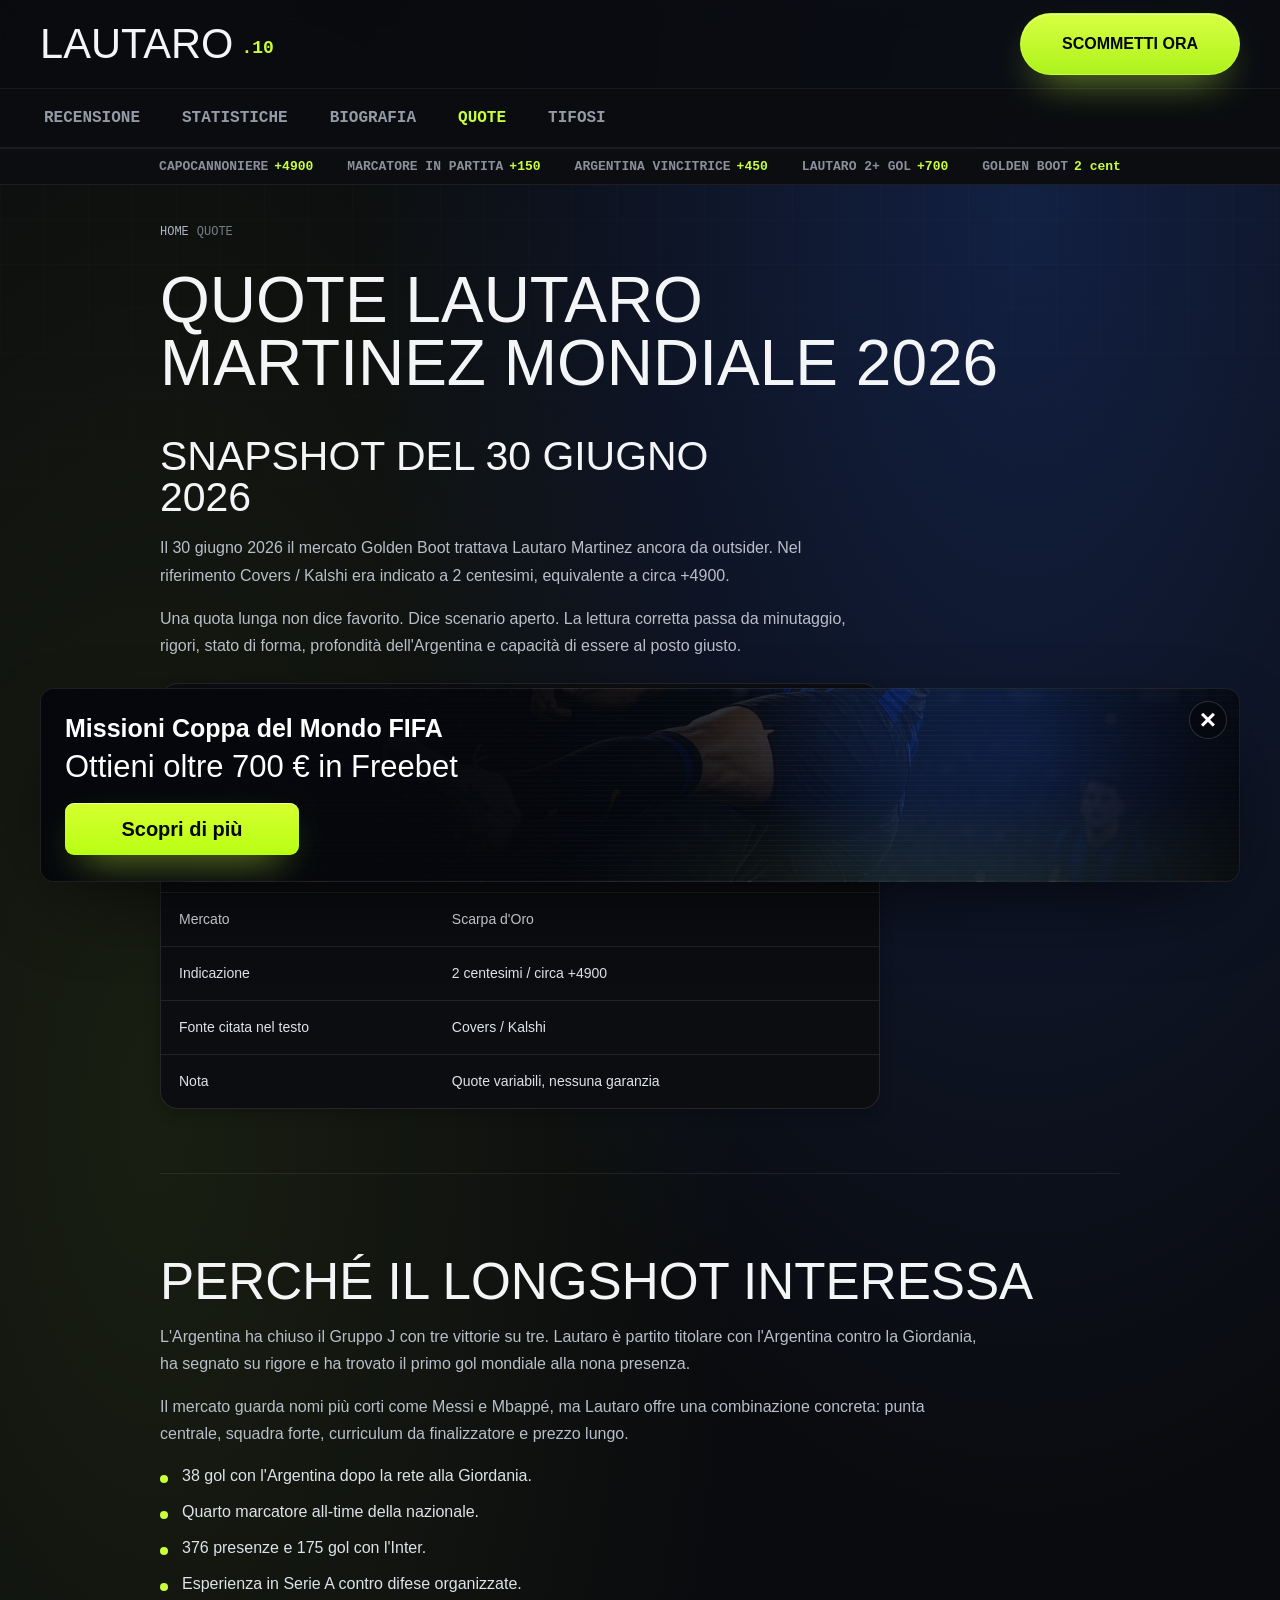
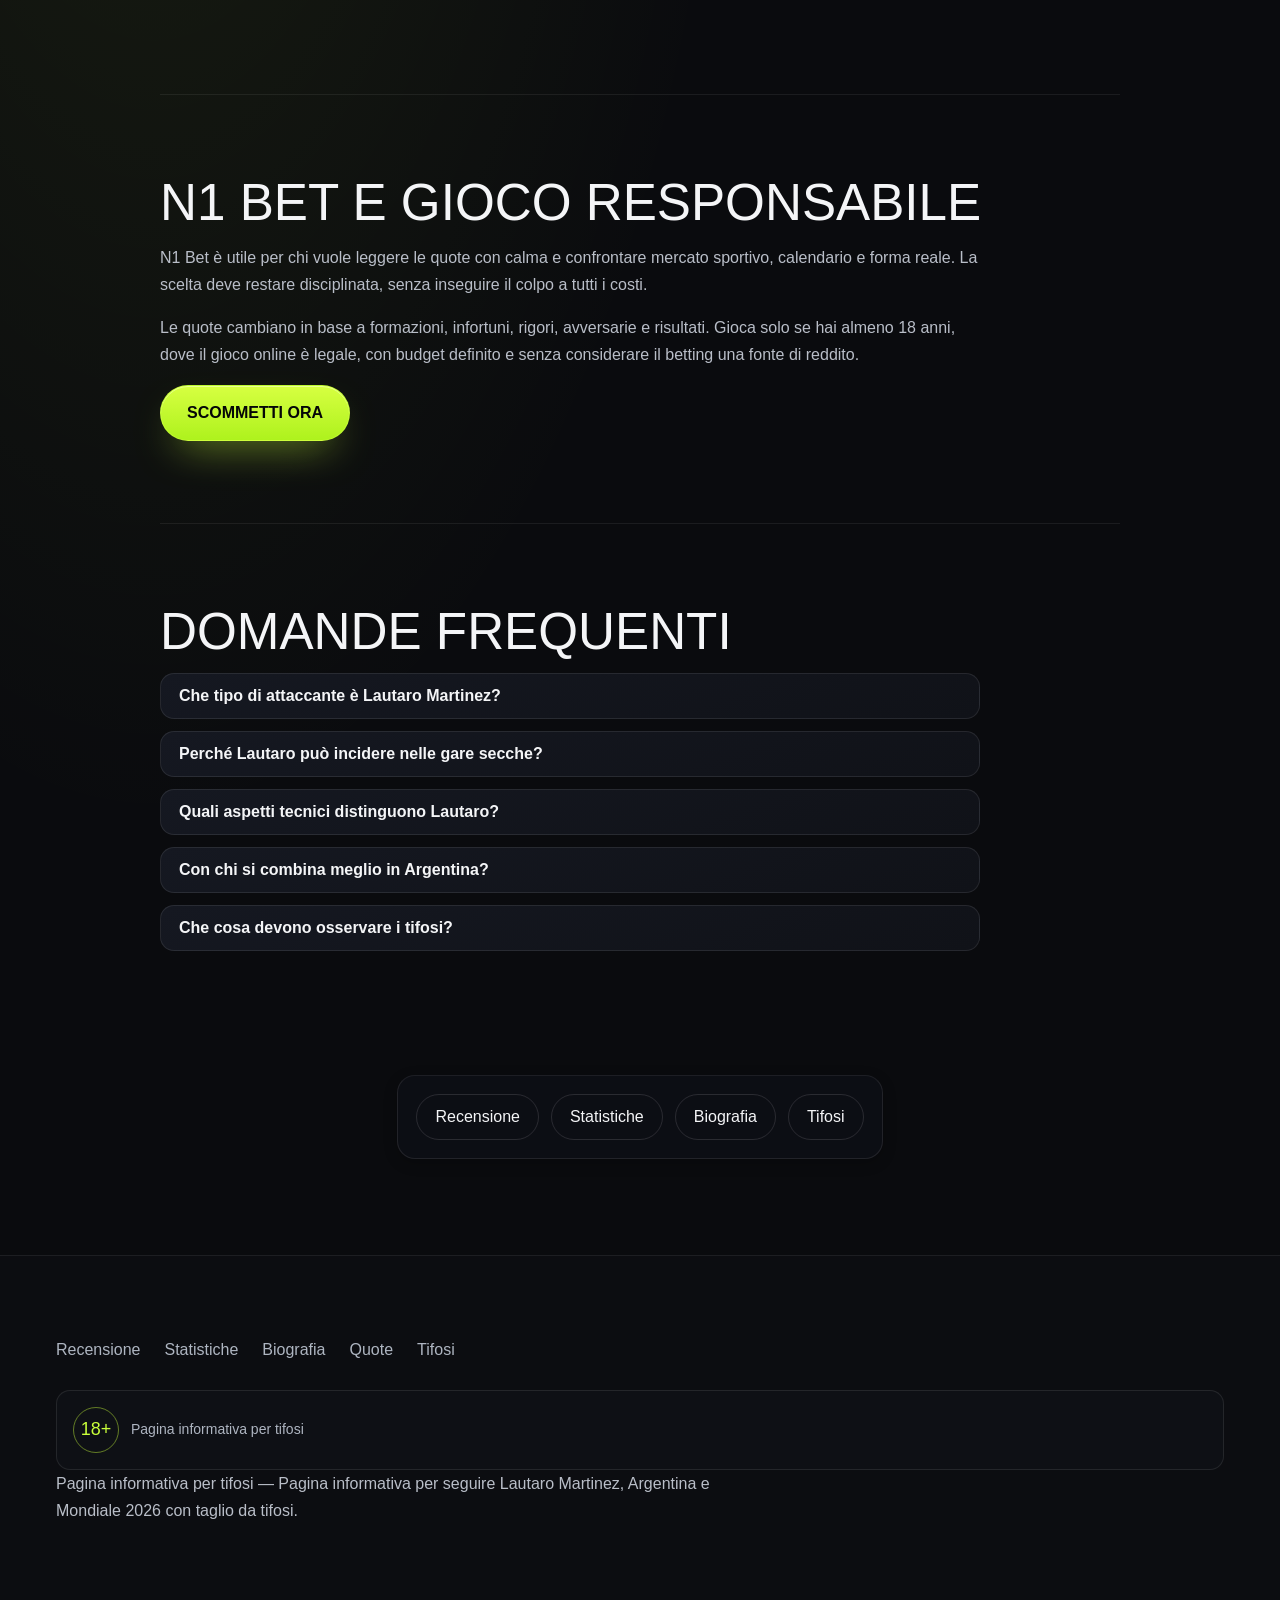
<file: quote/index.html>
<!DOCTYPE html>
<html lang="it">
<head>
<meta charset="utf-8">
<meta name="viewport" content="width=device-width, initial-scale=1">
<meta name="robots" content="index,follow">
<meta name="theme-color" content="#D6A642">
<meta name="author" content="Pagina informativa per tifosi">
<link rel="icon" type="image/svg+xml" href="/favicon.svg">
<link rel="manifest" href="/manifest.webmanifest">
<link rel="stylesheet" href="/shared/styles.css?v=odds-static">
<title>Quote Lautaro Martinez Mondiale 2026 su N1 Bet</title>
<meta name="description" content="Quote Lautaro Martinez Mondiale 2026 su N1 Bet: snapshot +4900, mercato Scarpa d'Oro, rivali, valore Serie A e gioco responsabile.">
<link rel="canonical" href="https://lautaromartinez.it.com/quote/">
<meta property="og:title" content="Quote Lautaro Martinez Mondiale 2026 su N1 Bet">
<meta property="og:description" content="Quote Lautaro Martinez Mondiale 2026 su N1 Bet: snapshot +4900, mercato Scarpa d'Oro, rivali, valore Serie A e gioco responsabile.">
<meta property="og:url" content="https://lautaromartinez.it.com/quote/">
<meta property="og:image" content="https://lautaromartinez.it.com/og.svg">
<meta property="og:image:width" content="1200">
<meta property="og:image:height" content="630">
<meta property="og:type" content="article">
<meta property="og:locale" content="it_IT">
<meta property="og:site_name" content="Pagina informativa per tifosi">
<meta name="twitter:card" content="summary_large_image">
<meta name="twitter:title" content="Quote Lautaro Martinez Mondiale 2026 su N1 Bet">
<meta name="twitter:description" content="Quote Lautaro Martinez Mondiale 2026 su N1 Bet: snapshot +4900, mercato Scarpa d'Oro, rivali, valore Serie A e gioco responsabile.">
<meta name="twitter:image" content="https://lautaromartinez.it.com/og.svg">
<link rel="alternate" hreflang="it" href="https://lautaromartinez.it.com/quote/">
<link rel="alternate" hreflang="x-default" href="https://lautaromartinez.it.com/quote/">
<script type="application/ld+json">{"@context":"https://schema.org","@graph":[{"@type":"Article","headline":"Quote Lautaro: mercato Mondiale 2026","author":{"@type":"Person","name":"Pagina informativa per tifosi"},"publisher":{"@type":"Organization","name":"Pagina informativa per tifosi"}},{"@type":"BreadcrumbList","itemListElement":[{"@type":"ListItem","position":1,"name":"Home","item":"https://lautaromartinez.it.com/"},{"@type":"ListItem","position":2,"name":"Quote","item":"https://lautaromartinez.it.com/quote/"}]},{"@type":"FAQPage","mainEntity":[{"@type":"Question","name":"Che tipo di attaccante è Lautaro Martinez?","acceptedAnswer":{"@type":"Answer","text":"È un centravanti moderno: attacca l'area, lavora per la squadra, pressa alto e sa dialogare con gli altri attaccanti."}},{"@type":"Question","name":"Perché Lautaro può incidere nelle gare secche?","acceptedAnswer":{"@type":"Answer","text":"Perché ha esperienza in finali, partite fisiche e momenti di pressione, oltre a un istinto forte dentro l'area."}},{"@type":"Question","name":"Quali aspetti tecnici distinguono Lautaro?","acceptedAnswer":{"@type":"Answer","text":"Smarrimento del marcatore, primo movimento sul difensore, colpo di testa, rigori e capacità di calciare rapidamente."}},{"@type":"Question","name":"Con chi si combina meglio in Argentina?","acceptedAnswer":{"@type":"Answer","text":"Si combina bene con giocatori creativi che lo servono tra le linee o in area, soprattutto quando può attaccare lo spazio centrale."}},{"@type":"Question","name":"Che cosa devono osservare i tifosi?","acceptedAnswer":{"@type":"Answer","text":"Tocchi in area, tiri puliti, posizione sui cross, partecipazione alla pressione e freddezza nei momenti decisivi."}}]}]}</script>
</head>
<body data-page="quote">
<a class="skip-link" href="#main">Salta al contenuto</a>
<header class="mh">
  <div class="mh-top">
    <a href="/" class="mh-logo"><span class="mh-logo-text">Pagina informativa per tifosi</span></a>
    <div class="mh-spacer"></div>
    <div class="mh-right">
      <div class="mh-actions">
        <a href="/referral-link" target="_blank" rel="sponsored nofollow noopener" class="btn btn-cta">Scommetti ora</a>
      </div>
      <button class="mh-menu-toggle" type="button" data-menu-toggle aria-label="Apri il menu" aria-expanded="false"><span></span><span></span><span></span></button>
    </div>
  </div>
  <nav class="mh-cats" aria-label="Principale">
    <div class="mh-cats-inner">
      <a href="/" data-nav="index">Recensione</a>
      <a href="/mondiale-2026-stats/" data-nav="mondiale-2026-stats">Statistiche</a>
      <a href="/biografia/" data-nav="biografia">Biografia</a>
      <a href="/quote/" data-nav="quote" aria-current="page" class="is-active">Quote</a>
      <a href="/tifosi-italiani/" data-nav="tifosi-italiani">Tifosi</a>
    </div>
  </nav>
</header>
<main id="main" class="page">
<nav aria-label="Breadcrumb">
<ol class="crumbs">
<li><a href="/">Home</a></li>
<li><span aria-current="page">Quote</span></li>
</ol>
</nav>
<h1>Quote Lautaro Martinez Mondiale 2026</h1>
<section id="snapshot-del-30-giugno-2026">
<h2>Snapshot del 30 giugno 2026</h2>
<p>Il 30 giugno 2026 il mercato Golden Boot trattava Lautaro Martinez ancora da outsider. Nel riferimento Covers / Kalshi era indicato a 2 centesimi, equivalente a circa +4900.</p>
<p>Una quota lunga non dice favorito. Dice scenario aperto. La lettura corretta passa da minutaggio, rigori, stato di forma, profondità dell'Argentina e capacità di essere al posto giusto.</p>
<div class="tbl-wrap">
<table>
<caption>Snapshot Golden Boot del 30 giugno 2026</caption>
<thead><tr><th scope="col">Mercato</th><th scope="col">Dato</th></tr></thead>
<tbody>
<tr><td>Giocatore</td><td>Lautaro Martinez</td></tr>
<tr><td>Competizione</td><td>Mondiale 2026</td></tr>
<tr><td>Mercato</td><td>Scarpa d'Oro</td></tr>
<tr><td>Indicazione</td><td>2 centesimi / circa +4900</td></tr>
<tr><td>Fonte citata nel testo</td><td>Covers / Kalshi</td></tr>
<tr><td>Nota</td><td>Quote variabili, nessuna garanzia</td></tr>
</tbody>
</table>
</div>
</section>
<section id="perche-il-longshot-interessa">
<h2>Perché il longshot interessa</h2>
<p>L'Argentina ha chiuso il Gruppo J con tre vittorie su tre. Lautaro è partito titolare con l'Argentina contro la Giordania, ha segnato su rigore e ha trovato il primo gol mondiale alla nona presenza.</p>
<p>Il mercato guarda nomi più corti come Messi e Mbappé, ma Lautaro offre una combinazione concreta: punta centrale, squadra forte, curriculum da finalizzatore e prezzo lungo.</p>
<ul>
<li>38 gol con l'Argentina dopo la rete alla Giordania.</li>
<li>Quarto marcatore all-time della nazionale.</li>
<li>376 presenze e 175 gol con l'Inter.</li>
<li>Esperienza in Serie A contro difese organizzate.</li>
</ul>
</section>
<section id="n1-bet-e-gioco-responsabile">
<h2>N1 Bet e gioco responsabile</h2>
<p>N1 Bet è utile per chi vuole leggere le quote con calma e confrontare mercato sportivo, calendario e forma reale. La scelta deve restare disciplinata, senza inseguire il colpo a tutti i costi.</p>
<p>Le quote cambiano in base a formazioni, infortuni, rigori, avversarie e risultati. Gioca solo se hai almeno 18 anni, dove il gioco online è legale, con budget definito e senza considerare il betting una fonte di reddito.</p>
<a class="btn btn-primary" href="/referral-link" rel="sponsored nofollow noopener" target="_blank">Scommetti ora</a>
</section>
<section id="faq">
<h2>Domande frequenti</h2>
<details>
<summary>Che tipo di attaccante è Lautaro Martinez?</summary>
<p>È un centravanti moderno: attacca l'area, lavora per la squadra, pressa alto e sa dialogare con gli altri attaccanti.</p>
</details>
<details>
<summary>Perché Lautaro può incidere nelle gare secche?</summary>
<p>Perché ha esperienza in finali, partite fisiche e momenti di pressione, oltre a un istinto forte dentro l'area.</p>
</details>
<details>
<summary>Quali aspetti tecnici distinguono Lautaro?</summary>
<p>Smarrimento del marcatore, primo movimento sul difensore, colpo di testa, rigori e capacità di calciare rapidamente.</p>
</details>
<details>
<summary>Con chi si combina meglio in Argentina?</summary>
<p>Si combina bene con giocatori creativi che lo servono tra le linee o in area, soprattutto quando può attaccare lo spazio centrale.</p>
</details>
<details>
<summary>Che cosa devono osservare i tifosi?</summary>
<p>Tocchi in area, tiri puliti, posizione sui cross, partecipazione alla pressione e freddezza nei momenti decisivi.</p>
</details>
</section>
<nav aria-label="Pagine correlate">
<ul class="related">
<li><a href="/">Recensione</a></li>
<li><a href="/mondiale-2026-stats/">Statistiche</a></li>
<li><a href="/biografia/">Biografia</a></li>
<li><a href="/tifosi-italiani/">Tifosi</a></li>
</ul>
</nav>
</main>
<footer class="mf">
  <div class="mf-inner">
    <nav class="mf-cols" aria-label="Footer">
      <a href="/">Recensione</a>
      <a href="/mondiale-2026-stats/">Statistiche</a>
      <a href="/biografia/">Biografia</a>
      <a href="/quote/">Quote</a>
      <a href="/tifosi-italiani/">Tifosi</a>
    </nav>
    <div class="mf-trust">
      <span class="age-tag" aria-label="18+">18+</span>
      <span>Pagina informativa per tifosi</span>
    </div>
    <p class="mf-copy">Pagina informativa per tifosi — Pagina informativa per seguire Lautaro Martinez, Argentina e Mondiale 2026 con taglio da tifosi.</p>
  </div>
</footer>
<aside class="mission-popup" aria-label="Missioni Coppa del Mondo FIFA" aria-hidden="true">
<button class="mission-popup-close" type="button" aria-label="Chiudi promozione">×</button>
<div class="mission-popup-content"><strong>Missioni Coppa del Mondo FIFA</strong><span>Ottieni oltre 700 € in Freebet</span><a class="mission-popup-cta" href="/referral-link?sub_id_1=casino1" rel="sponsored nofollow noopener" target="_blank">Scopri di più</a></div>
</aside>
<script src="/shared/app.js?v=html-ctas-referral" defer></script>
</body>
</html>
</file>
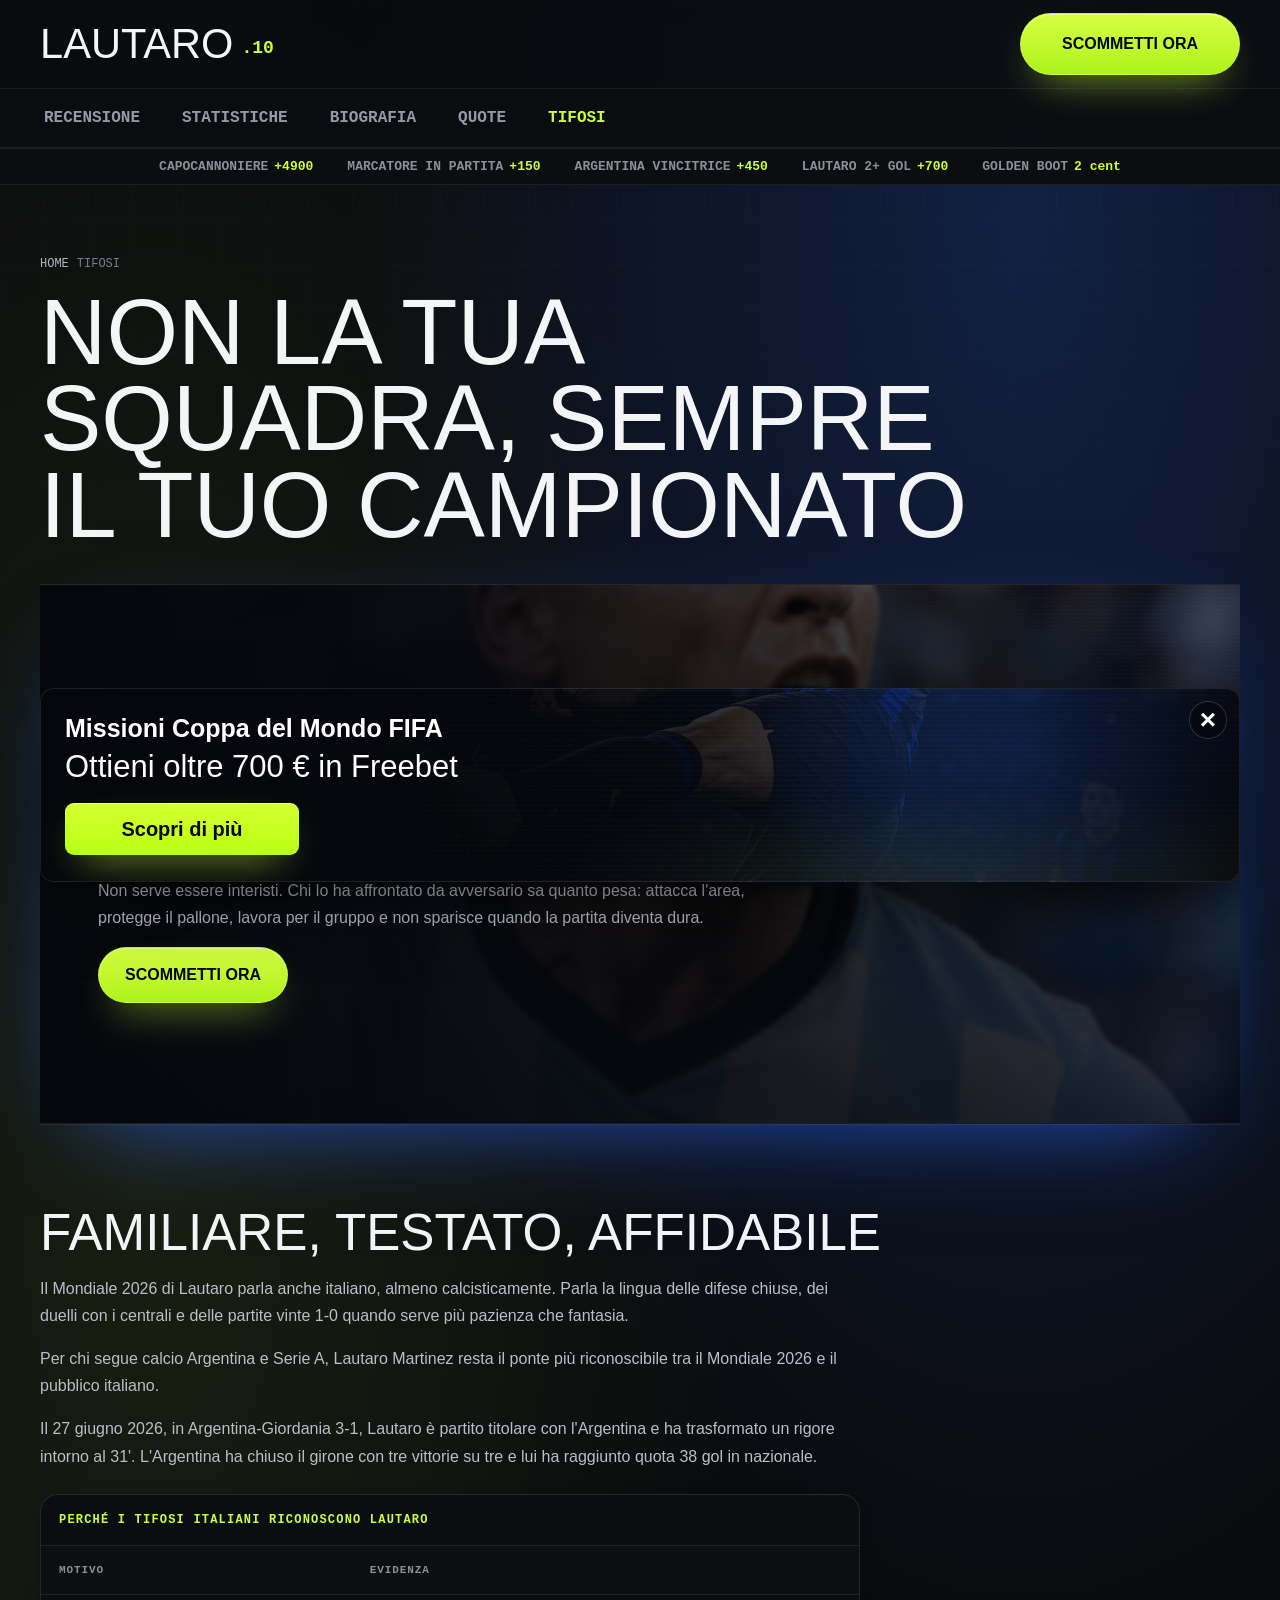
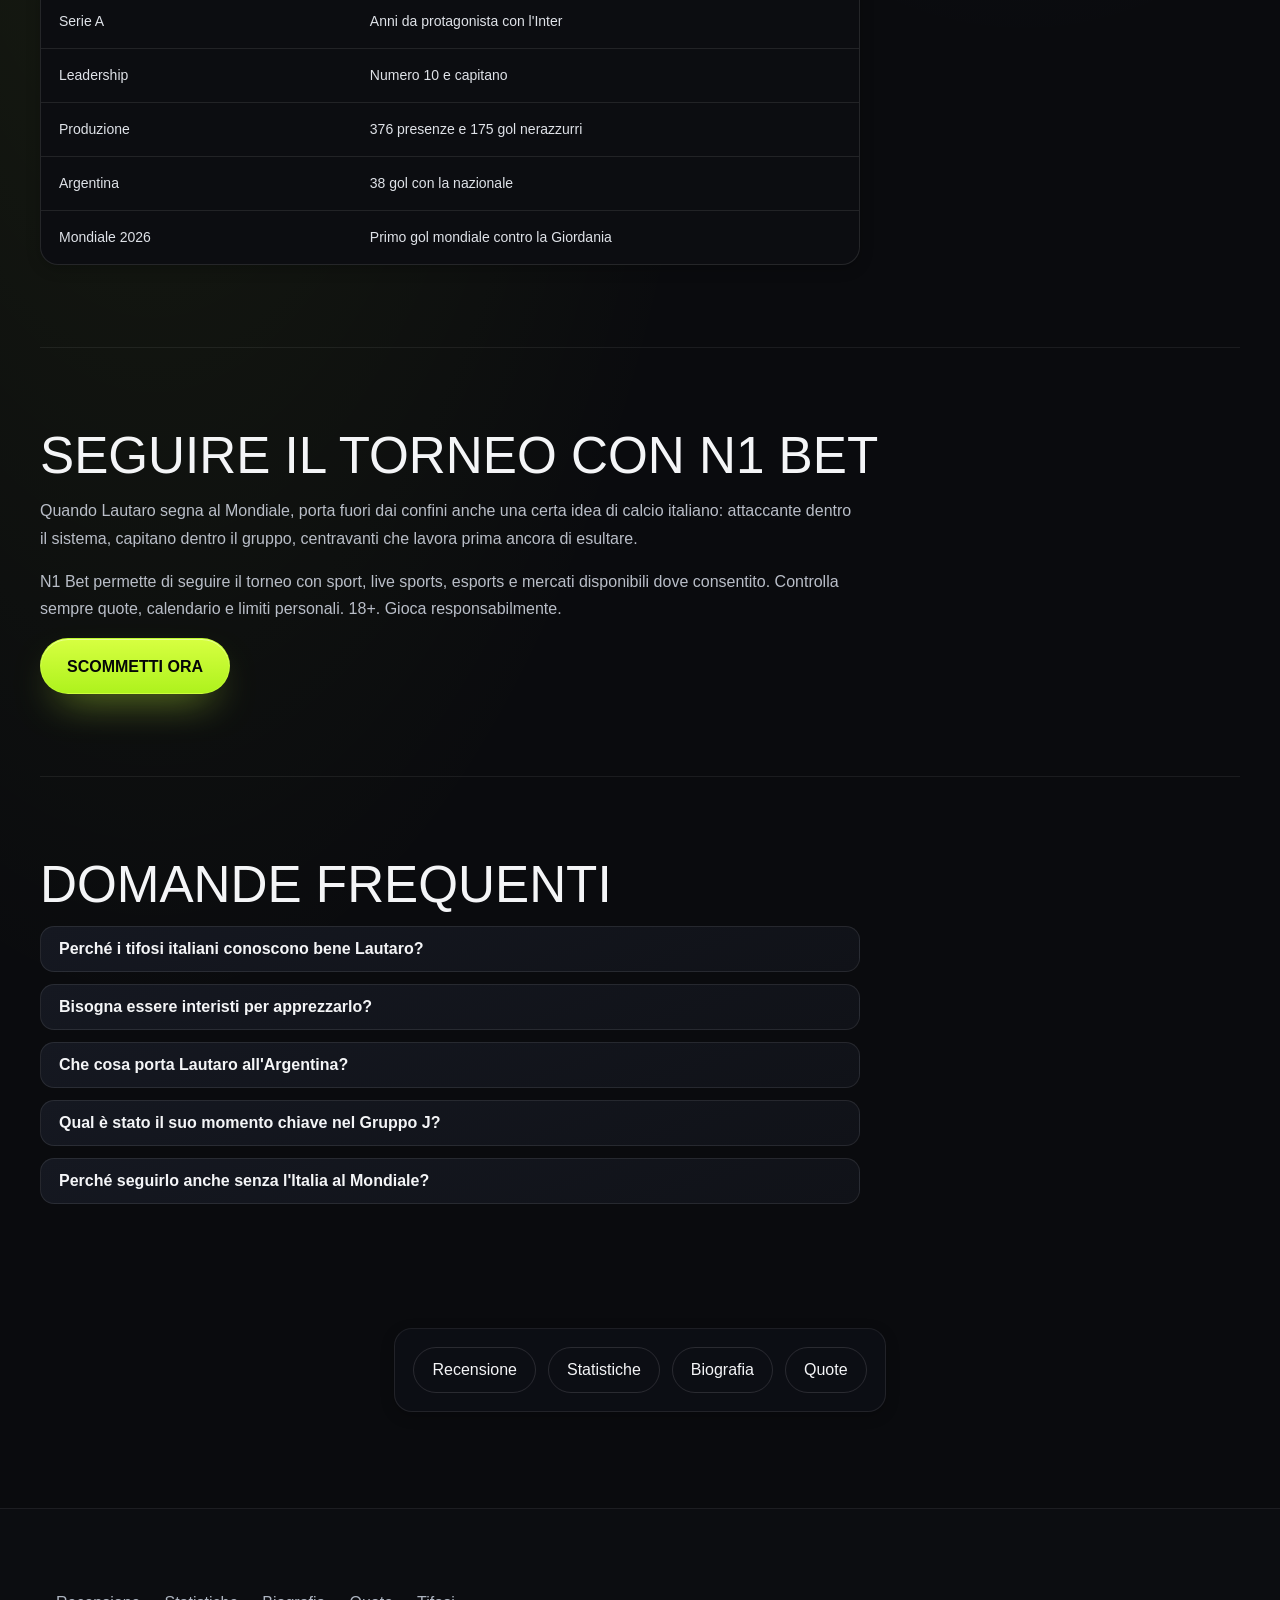
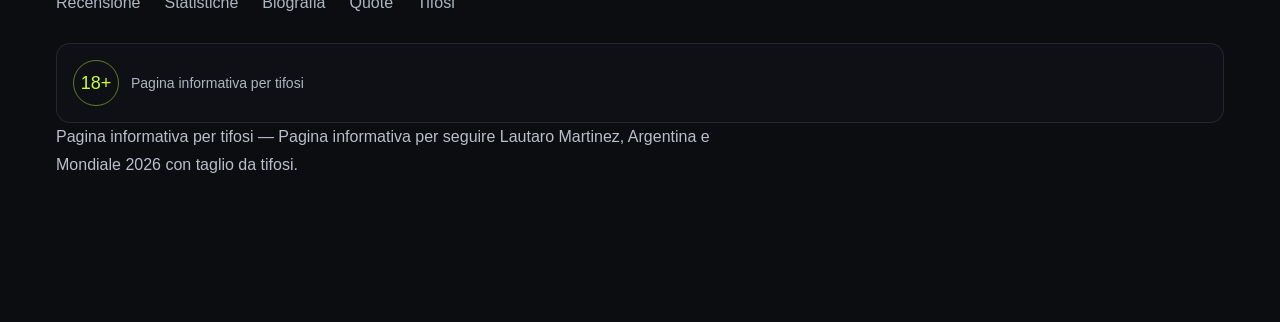
<file: tifosi-italiani/index.html>
<!DOCTYPE html>
<html lang="it">
<head>
<meta charset="utf-8">
<meta name="viewport" content="width=device-width, initial-scale=1">
<meta name="theme-color" content="#D6A642">
<meta name="author" content="Pagina informativa per tifosi">
<meta name="robots" content="index,follow">
<link rel="icon" type="image/svg+xml" href="/favicon.svg">
<link rel="manifest" href="/manifest.webmanifest">
<link rel="stylesheet" href="/shared/styles.css?v=odds-static">
<title>Lautaro, il Mondiale dei tifosi italiani</title>
<meta name="description" content="Senza Italia al Mondiale 2026, Lautaro Martinez offre ai tifosi di Serie A e calcio Argentina un nome familiare da seguire tra gol, quote e nazionale.">
<link rel="canonical" href="https://lautaromartinez.it.com/tifosi-italiani/">
<meta property="og:title" content="Lautaro, il Mondiale dei tifosi italiani">
<meta property="og:description" content="Senza Italia al Mondiale 2026, Lautaro Martinez offre ai tifosi di Serie A e calcio Argentina un nome familiare da seguire tra gol, quote e nazionale.">
<meta property="og:url" content="https://lautaromartinez.it.com/tifosi-italiani/">
<meta property="og:image" content="https://lautaromartinez.it.com/og.svg">
<meta property="og:image:width" content="1200">
<meta property="og:image:height" content="630">
<meta property="og:type" content="article">
<meta property="og:locale" content="it_IT">
<meta property="og:site_name" content="Pagina informativa per tifosi">
<meta name="twitter:card" content="summary_large_image">
<meta name="twitter:title" content="Lautaro, il Mondiale dei tifosi italiani">
<meta name="twitter:description" content="Senza Italia al Mondiale 2026, Lautaro Martinez offre ai tifosi di Serie A e calcio Argentina un nome familiare da seguire tra gol, quote e nazionale.">
<meta name="twitter:image" content="https://lautaromartinez.it.com/og.svg">
<link rel="alternate" hreflang="it" href="https://lautaromartinez.it.com/tifosi-italiani/">
<link rel="alternate" hreflang="x-default" href="https://lautaromartinez.it.com/tifosi-italiani/">
<script type="application/ld+json">{"@context":"https://schema.org","@graph":[{"@type":"Article","headline":"Non la tua squadra, sempre il tuo campionato","author":{"@type":"Person","name":"Pagina informativa per tifosi"},"publisher":{"@type":"Organization","name":"Pagina informativa per tifosi"}},{"@type":"BreadcrumbList","itemListElement":[{"@type":"ListItem","position":1,"name":"Home","item":"https://lautaromartinez.it.com/"},{"@type":"ListItem","position":2,"name":"Tifosi","item":"https://lautaromartinez.it.com/tifosi-italiani/"}]},{"@type":"FAQPage","mainEntity":[{"@type":"Question","name":"Perché i tifosi italiani conoscono bene Lautaro?","acceptedAnswer":{"@type":"Answer","text":"Perché lo vedono da anni in Serie A con l'Inter, tra gol pesanti, duelli fisici e partite ad alta tensione."}},{"@type":"Question","name":"Bisogna essere interisti per apprezzarlo?","acceptedAnswer":{"@type":"Answer","text":"No. Anche da avversario, Lautaro è un giocatore che si riconosce per intensità, tecnica e personalità."}},{"@type":"Question","name":"Che cosa porta Lautaro all'Argentina?","acceptedAnswer":{"@type":"Answer","text":"Porta movimento in area, pressione sui difensori, cattiveria agonistica e una mentalità abituata alle grandi partite."}},{"@type":"Question","name":"Qual è stato il suo momento chiave nel Gruppo J?","acceptedAnswer":{"@type":"Answer","text":"Il rigore segnato contro la Giordania il 27 giugno 2026, nella vittoria argentina per 3-1."}},{"@type":"Question","name":"Perché seguirlo anche senza l'Italia al Mondiale?","acceptedAnswer":{"@type":"Answer","text":"Perché rappresenta un ponte calcistico familiare: un protagonista della Serie A dentro una nazionale candidata ad arrivare lontano."}}]}]}</script>
</head>
<body data-page="tifosi-italiani">
<a class="skip-link" href="#main">Salta al contenuto</a>
<header class="mh">
  <div class="mh-top">
    <a href="/" class="mh-logo"><span class="mh-logo-text">Pagina informativa per tifosi</span></a>
    <div class="mh-spacer"></div>
    <div class="mh-right">
      <div class="mh-actions">
        <a href="/referral-link" target="_blank" rel="sponsored nofollow noopener" class="btn btn-cta">Scommetti ora</a>
      </div>
      <button class="mh-menu-toggle" type="button" data-menu-toggle aria-label="Apri il menu" aria-expanded="false"><span></span><span></span><span></span></button>
    </div>
  </div>
  <nav class="mh-cats" aria-label="Principale">
    <div class="mh-cats-inner">
      <a href="/" data-nav="index">Recensione</a>
      <a href="/mondiale-2026-stats/" data-nav="mondiale-2026-stats">Statistiche</a>
      <a href="/biografia/" data-nav="biografia">Biografia</a>
      <a href="/quote/" data-nav="quote">Quote</a>
      <a href="/tifosi-italiani/" data-nav="tifosi-italiani" aria-current="page" class="is-active">Tifosi</a>
    </div>
  </nav>
</header>
<main id="main" class="page">
<nav aria-label="Breadcrumb">
<ol class="crumbs">
<li><a href="/">Home</a></li>
<li><span aria-current="page">Tifosi</span></li>
</ol>
</nav>
<h1>Non la tua squadra, sempre il tuo campionato</h1>
<img class="visual-asset tifosi-action-image" src="/shared/lautaro-tifosi-argentina.png" alt="Lautaro con la maglia dell'Argentina, pallone in mano durante una celebrazione">
<section id="un-pezzo-di-serie-a-al-mondiale">
<h2>Un pezzo di Serie A al Mondiale</h2>
<p>Per chi ama il calcio italiano, al Mondiale 2026 c'è comunque un pezzo riconoscibile della nostra domenica. Non c'è l'Italia da spingere, ma c'è Lautaro Martinez.</p>
<p>Non serve essere interisti. Chi lo ha affrontato da avversario sa quanto pesa: attacca l'area, protegge il pallone, lavora per il gruppo e non sparisce quando la partita diventa dura.</p>
<a class="btn btn-primary" href="/referral-link" rel="sponsored nofollow noopener" target="_blank">Scommetti ora</a>
</section>
<section id="familiare-testato-affidabile">
<h2>Familiare, testato, affidabile</h2>
<p>Il Mondiale 2026 di Lautaro parla anche italiano, almeno calcisticamente. Parla la lingua delle difese chiuse, dei duelli con i centrali e delle partite vinte 1-0 quando serve più pazienza che fantasia.</p>
<p>Per chi segue calcio Argentina e Serie A, Lautaro Martinez resta il ponte più riconoscibile tra il Mondiale 2026 e il pubblico italiano.</p>
<p>Il 27 giugno 2026, in Argentina-Giordania 3-1, Lautaro è partito titolare con l'Argentina e ha trasformato un rigore intorno al 31'. L'Argentina ha chiuso il girone con tre vittorie su tre e lui ha raggiunto quota 38 gol in nazionale.</p>
<div class="tbl-wrap">
<table>
<caption>Perché i tifosi italiani riconoscono Lautaro</caption>
<thead><tr><th scope="col">Motivo</th><th scope="col">Evidenza</th></tr></thead>
<tbody>
<tr><td>Serie A</td><td>Anni da protagonista con l'Inter</td></tr>
<tr><td>Leadership</td><td>Numero 10 e capitano</td></tr>
<tr><td>Produzione</td><td>376 presenze e 175 gol nerazzurri</td></tr>
<tr><td>Argentina</td><td>38 gol con la nazionale</td></tr>
<tr><td>Mondiale 2026</td><td>Primo gol mondiale contro la Giordania</td></tr>
</tbody>
</table>
</div>
</section>
<section id="seguire-il-torneo-con-n1-bet">
<h2>Seguire il torneo con N1 Bet</h2>
<p>Quando Lautaro segna al Mondiale, porta fuori dai confini anche una certa idea di calcio italiano: attaccante dentro il sistema, capitano dentro il gruppo, centravanti che lavora prima ancora di esultare.</p>
<p>N1 Bet permette di seguire il torneo con sport, live sports, esports e mercati disponibili dove consentito. Controlla sempre quote, calendario e limiti personali. 18+. Gioca responsabilmente.</p>
<a class="btn btn-primary" href="/referral-link" rel="sponsored nofollow noopener" target="_blank">Scommetti ora</a>
</section>
<section id="faq">
<h2>Domande frequenti</h2>
<details>
<summary>Perché i tifosi italiani conoscono bene Lautaro?</summary>
<p>Perché lo vedono da anni in Serie A con l'Inter, tra gol pesanti, duelli fisici e partite ad alta tensione.</p>
</details>
<details>
<summary>Bisogna essere interisti per apprezzarlo?</summary>
<p>No. Anche da avversario, Lautaro è un giocatore che si riconosce per intensità, tecnica e personalità.</p>
</details>
<details>
<summary>Che cosa porta Lautaro all'Argentina?</summary>
<p>Porta movimento in area, pressione sui difensori, cattiveria agonistica e una mentalità abituata alle grandi partite.</p>
</details>
<details>
<summary>Qual è stato il suo momento chiave nel Gruppo J?</summary>
<p>Il rigore segnato contro la Giordania il 27 giugno 2026, nella vittoria argentina per 3-1.</p>
</details>
<details>
<summary>Perché seguirlo anche senza l'Italia al Mondiale?</summary>
<p>Perché rappresenta un ponte calcistico familiare: un protagonista della Serie A dentro una nazionale candidata ad arrivare lontano.</p>
</details>
</section>
<nav aria-label="Pagine correlate">
<ul class="related">
<li><a href="/">Recensione</a></li>
<li><a href="/mondiale-2026-stats/">Statistiche</a></li>
<li><a href="/biografia/">Biografia</a></li>
<li><a href="/quote/">Quote</a></li>
</ul>
</nav>
</main>
<footer class="mf">
  <div class="mf-inner">
    <nav class="mf-cols" aria-label="Footer">
      <a href="/">Recensione</a>
      <a href="/mondiale-2026-stats/">Statistiche</a>
      <a href="/biografia/">Biografia</a>
      <a href="/quote/">Quote</a>
      <a href="/tifosi-italiani/">Tifosi</a>
    </nav>
    <div class="mf-trust">
      <span class="age-tag" aria-label="18+">18+</span>
      <span>Pagina informativa per tifosi</span>
    </div>
    <p class="mf-copy">Pagina informativa per tifosi — Pagina informativa per seguire Lautaro Martinez, Argentina e Mondiale 2026 con taglio da tifosi.</p>
  </div>
</footer>
<aside class="mission-popup" aria-label="Missioni Coppa del Mondo FIFA" aria-hidden="true">
<button class="mission-popup-close" type="button" aria-label="Chiudi promozione">×</button>
<div class="mission-popup-content"><strong>Missioni Coppa del Mondo FIFA</strong><span>Ottieni oltre 700 € in Freebet</span><a class="mission-popup-cta" href="/referral-link?sub_id_1=casino1" rel="sponsored nofollow noopener" target="_blank">Scopri di più</a></div>
</aside>
<script src="/shared/app.js?v=html-ctas-referral" defer></script>
</body>
</html>
</file>
<file: shared/styles.css>
/* Winita render base — correctness-bearing CSS emitted with every site.
   The LLM "skin" phase layers brand visuals on top of this; it must NOT remove
   these rules. They encode the accessibility / responsive / layout invariants the
   auditors check (container width, footer grid, mobile nav, focus-visible,
   reduced-motion, tap targets, table scroll, fluid grids, 16px body, hero clamp).
   The few non-negotiable a11y rules use !important so a theme can't drop them. */

:root {
  --tap-min: 44px;
  --maxw: 1100px;
  --focus-ring: #0a5ac9;
}

*,
*::before,
*::after {
  box-sizing: border-box;
}

html {
  -webkit-text-size-adjust: 100%;
}

body {
  margin: 0;
  font-size: 16px;
  line-height: 1.6;
  font-family: system-ui, -apple-system, "Segoe UI", Roboto, Helvetica, Arial, sans-serif;
}

img {
  max-width: 100%;
  height: auto;
}

.visual-asset {
  display: block;
  width: min(100%, 920px);
  aspect-ratio: 16 / 9;
  object-fit: cover;
  border-radius: 18px;
  margin: 18px 0 28px;
  border: 1px solid rgba(255, 255, 255, 0.14);
  box-shadow: 0 24px 70px rgba(0, 0, 0, 0.28);
}

.visual-asset.portrait {
  aspect-ratio: 4 / 5;
  max-width: 520px;
}

.visual-asset.silhouette-asset {
  aspect-ratio: auto;
  object-fit: contain;
  border: 0;
  border-radius: 0;
  box-shadow: none;
  background: transparent;
  filter:
    drop-shadow(0 0 18px rgba(47, 107, 255, 0.34))
    drop-shadow(0 0 42px rgba(47, 107, 255, 0.2))
    drop-shadow(0 34px 48px rgba(0, 0, 0, 0.42));
}

/* Accessible focus: visible ring for keyboard users only. !important so a brand
   theme can never silently remove the keyboard-focus indicator. */
:focus-visible {
  outline: 2px solid var(--focus-ring) !important;
  outline-offset: 2px !important;
}
:focus:not(:focus-visible) {
  outline: none;
}

/* Respect reduced-motion globally. */
@media (prefers-reduced-motion: reduce) {
  *,
  *::before,
  *::after {
    animation-duration: 0.01ms !important;
    animation-iteration-count: 1 !important;
    transition-duration: 0.01ms !important;
    scroll-behavior: auto !important;
  }
}

/* No cross-document View Transitions: the root cross-fade re-ran on every
   internal navigation and read as the whole page "blinking" on each menu click. */

/* Skip-link: hidden until focused. */
.skip-link {
  position: absolute;
  left: -9999px;
  top: 0;
  padding: 10px 16px;
  background: var(--focus-ring);
  color: #fff;
  z-index: 1000;
}
.skip-link:focus {
  left: 8px;
  top: 8px;
}

.sr-only {
  position: absolute;
  width: 1px;
  height: 1px;
  padding: 0;
  margin: -1px;
  overflow: hidden;
  clip: rect(0 0 0 0);
  white-space: nowrap;
  border: 0;
}

/* ── Shared content container ──────────────────────────────────────────────
   Header inner, main, and footer inner all align to the same max width so the
   chrome never spills wider than the content column. */
main.page,
.mh-top,
.mh-cats-inner,
.mf-inner {
  max-width: var(--maxw);
  margin-inline: auto;
  width: 100%;
}
main.page {
  padding: 24px 16px;
}

/* ── Header ───────────────────────────────────────────────────────────────── */
header.mh {
  position: sticky;
  top: 0;
  z-index: 50;
}
.mh-top {
  display: flex;
  align-items: center;
  gap: 12px;
  min-height: 60px;
  padding-inline: 16px;
}
.mh-right {
  display: flex;
  align-items: center;
  gap: 8px;
  margin-left: auto;
}
.mh-spacer {
  flex: 1 1 auto;
}
.mh-logo {
  display: inline-flex;
  align-items: center;
  min-height: var(--tap-min);
  text-decoration: none;
}
.mh-cats-inner {
  display: flex;
  flex-wrap: wrap;
  gap: 4px 16px;
  padding-inline: 16px;
  min-width: 0;
}
.mh-cats-inner a {
  /* display + centering are locked: a theme that flips these to inline-block
     leaves the link text top-aligned inside the 44px tap target. Colors,
     padding and radius remain free for the skin to restyle. */
  display: inline-flex !important;
  align-items: center !important;
  min-height: var(--tap-min);
  padding: 0 4px;
  text-decoration: none;
}
.mh-menu-toggle {
  display: none; /* desktop: nav is always visible; shown on mobile (below) */
  width: var(--tap-min);
  height: var(--tap-min);
  flex-shrink: 0;
  align-items: center;
  justify-content: center;
  background: none;
  border: 0;
}

/* Tap targets ≥ 44×44 (WCAG 2.5.5) for standalone controls. */
.btn,
summary {
  min-height: var(--tap-min);
  display: inline-flex;
  align-items: center;
  gap: 8px;
}

/* ── Breadcrumbs & related links ─────────────────────────────────────────── */
ol.crumbs {
  display: flex;
  flex-wrap: wrap;
  gap: 8px;
  list-style: none;
  padding: 0;
  margin: 0 0 16px;
}
nav[aria-label] ul.related {
  display: flex;
  flex-wrap: wrap;
  gap: 12px;
  list-style: none;
  padding: 0;
}
ul.related a {
  display: inline-flex;
  align-items: center;
  min-height: var(--tap-min);
}

/* Tables scroll horizontally inside a wrapper instead of stretching the page. */
.tbl-wrap {
  overflow-x: auto;
  -webkit-overflow-scrolling: touch;
}
.tbl-wrap table {
  border-collapse: collapse;
  width: 100%;
}

/* Fluid card grid: minmax(0,1fr) prevents min-content blowout / overflow. */
.card-grid {
  display: grid;
  grid-template-columns: repeat(auto-fill, minmax(0, 1fr));
  gap: 16px;
  list-style: none;
  padding: 0;
}
@media (min-width: 640px) {
  .card-grid {
    grid-template-columns: repeat(2, minmax(0, 1fr));
  }
}
@media (min-width: 1100px) {
  .card-grid {
    grid-template-columns: repeat(4, minmax(0, 1fr));
  }
}

/* ── Footer ───────────────────────────────────────────────────────────────── */
.mf-inner {
  padding: 32px 16px;
}
.mf-cols {
  display: grid;
  grid-template-columns: repeat(auto-fit, minmax(180px, 1fr));
  gap: 24px;
  min-width: 0;
}
.mf-cols a {
  display: inline-flex;
  align-items: center;
  min-height: 32px;
  text-decoration: none;
}
.mf-trust {
  display: flex;
  flex-wrap: wrap;
  gap: 12px;
  align-items: center;
  margin-top: 24px;
}

/* ── Mobile (≤ 860px): collapse nav behind the burger ─────────────────────── */
@media (max-width: 860px) {
  .mh-menu-toggle {
    display: inline-flex;
  }
  nav.mh-cats {
    display: none;
  }
  nav.mh-cats.is-open {
    display: block;
  }
  .mh-cats-inner {
    flex-direction: column;
    align-items: stretch;
    gap: 0;
  }
  .mh-cats-inner a {
    min-height: 48px;
    padding: 8px 4px;
  }
}

/* Long words (Italian/German) must wrap, not overflow, on small screens. */
@media (max-width: 480px) {
  h1 {
    font-size: 24px;
    line-height: 1.18;
    overflow-wrap: anywhere;
  }
}


/* --- brand theme --- */
:root {
  --brand-bg: #071013;
  --brand-surface: #111B1F;
  --brand-text: #F4F2EA;
  --brand-muted: #A8B0A8;
  --brand-primary: #D6A642;
  --brand-primary-fg: #10100C;
  --brand-accent: #17A66A;
  --brand-border: #2B3838;

  --font-display: "Archivo Black", "Arial Narrow", sans-serif;
  --font-body: "Inter", "Segoe UI", sans-serif;

  --text-xs: 0.75rem;
  --text-sm: 0.875rem;
  --text-base: 1rem;
  --text-lg: 1.125rem;
  --text-xl: 1.375rem;
  --text-2xl: 1.75rem;
  --text-3xl: 2.5rem;
  --text-4xl: 4rem;

  --weight-regular: 400;
  --weight-medium: 500;
  --weight-bold: 700;

  --leading-tight: 1.2;
  --leading-normal: 1.5;
  --leading-relaxed: 1.7;

  --space-1: 0.25rem;
  --space-2: 0.5rem;
  --space-3: 0.75rem;
  --space-4: 1rem;
  --space-6: 1.5rem;
  --space-8: 2rem;
  --space-12: 3rem;
  --space-16: 4rem;
  --space-24: 6rem;
  --space-32: 8rem;

  --radius-sm: 0.25rem;
  --radius-md: 0.5rem;
  --radius-lg: 0.75rem;
  --radius-full: 999px;

  --shadow-sm: 0 4px 14px rgba(0, 0, 0, 0.22);
  --shadow-md: 0 14px 36px rgba(0, 0, 0, 0.32);
  --shadow-lg: 0 28px 70px rgba(0, 0, 0, 0.42);
}

body {
  margin: 0;
  background:
    radial-gradient(circle at 18% 0%, color-mix(in srgb, var(--brand-accent) 18%, transparent), transparent 34rem),
    linear-gradient(180deg, color-mix(in srgb, var(--brand-surface) 72%, var(--brand-bg)), var(--brand-bg) 38rem);
  color: var(--brand-text);
  font-family: var(--font-body);
  font-size: var(--text-base);
  font-weight: var(--weight-regular);
  line-height: var(--leading-normal);
}

h1,
h2,
h3 {
  margin: 0 0 var(--space-4);
  color: var(--brand-text);
  font-family: var(--font-display);
  font-weight: var(--weight-bold);
  line-height: var(--leading-tight);
}

h1 {
  font-size: clamp(var(--text-3xl), 7vw, var(--text-4xl));
}

h2 {
  font-size: clamp(var(--text-2xl), 4vw, var(--text-3xl));
}

h3 {
  font-size: var(--text-xl);
}

p {
  margin: 0 0 var(--space-4);
  color: var(--brand-muted);
  line-height: var(--leading-relaxed);
}

a {
  color: var(--brand-primary);
  font-weight: var(--weight-medium);
  text-decoration-color: color-mix(in srgb, var(--brand-primary) 42%, transparent);
  text-underline-offset: 0.18em;
}

a:hover {
  color: var(--brand-text);
  text-decoration-color: var(--brand-accent);
}

.mh {
  background: color-mix(in srgb, var(--brand-bg) 88%, var(--brand-surface));
  border-bottom: 1px solid var(--brand-border);
  box-shadow: var(--shadow-sm);
}

.mh-top {
  min-height: 4.5rem;
  padding: 0 var(--space-8);
  display: flex;
  align-items: center;
  gap: var(--space-6);
}

.mh-logo {
  color: var(--brand-text);
  font-family: var(--font-display);
  font-size: var(--text-xl);
  line-height: var(--leading-tight);
  text-decoration: none;
}

.mh-logo::first-letter {
  color: var(--brand-primary);
}

.mh-cats {
  border-top: 1px solid color-mix(in srgb, var(--brand-border) 78%, transparent);
  background: color-mix(in srgb, var(--brand-surface) 62%, var(--brand-bg));
}

.mh-cats a {
  color: var(--brand-muted);
  font-size: var(--text-sm);
  font-weight: var(--weight-medium);
  text-decoration: none;
}

.mh-cats a:hover {
  color: var(--brand-primary);
}

.btn,
.btn-cta,
.btn-primary,
.btn-secondary {
  display: inline-flex;
  align-items: center;
  justify-content: center;
  gap: var(--space-2);
  padding: 0.875rem 1.25rem;
  border: 1px solid transparent;
  border-radius: var(--radius-full);
  font-family: var(--font-body);
  font-size: var(--text-sm);
  font-weight: var(--weight-medium);
  line-height: var(--leading-tight);
  text-decoration: none;
  box-shadow: var(--shadow-sm);
  transition: transform 160ms ease, background-color 160ms ease, border-color 160ms ease, color 160ms ease;
}

.btn:hover,
.btn-cta:hover,
.btn-primary:hover,
.btn-secondary:hover {
  transform: translateY(-1px);
}

.btn,
.btn-primary,
.btn-cta {
  background: var(--brand-primary);
  color: var(--brand-primary-fg);
  border-color: var(--brand-primary);
}

.btn:hover,
.btn-primary:hover,
.btn-cta:hover {
  background: var(--brand-text);
  color: var(--brand-primary-fg);
  border-color: var(--brand-text);
}

.btn-secondary {
  background: color-mix(in srgb, var(--brand-surface) 78%, transparent);
  color: var(--brand-text);
  border-color: var(--brand-border);
}

.btn-secondary:hover {
  background: var(--brand-accent);
  color: var(--brand-primary-fg);
  border-color: var(--brand-accent);
}

.card-grid {
  display: grid;
  gap: var(--space-6);
}

.card {
  padding: var(--space-6);
  background:
    linear-gradient(180deg, color-mix(in srgb, var(--brand-surface) 94%, var(--brand-primary)), var(--brand-surface));
  color: var(--brand-text);
  border: 1px solid var(--brand-border);
  border-radius: var(--radius-md);
  box-shadow: var(--shadow-md);
}

.card h2,
.card h3 {
  color: var(--brand-text);
}

.card p {
  color: var(--brand-muted);
}

.badge {
  display: inline-flex;
  align-items: center;
  gap: var(--space-2);
  padding: var(--space-1) var(--space-3);
  border: 1px solid color-mix(in srgb, var(--brand-primary) 55%, var(--brand-border));
  border-radius: var(--radius-full);
  background: color-mix(in srgb, var(--brand-primary) 16%, var(--brand-surface));
  color: var(--brand-primary);
  font-size: var(--text-xs);
  font-weight: var(--weight-bold);
  line-height: var(--leading-tight);
  text-transform: uppercase;
}

.tbl-wrap {
  overflow: auto;
  border: 1px solid var(--brand-border);
  border-radius: var(--radius-md);
  background: var(--brand-surface);
  box-shadow: var(--shadow-sm);
}

table {
  width: 100%;
  border-collapse: collapse;
  color: var(--brand-text);
  font-size: var(--text-sm);
}

th,
td {
  padding: var(--space-4);
  border-bottom: 1px solid var(--brand-border);
  text-align: left;
}

th {
  background: color-mix(in srgb, var(--brand-bg) 64%, var(--brand-surface));
  color: var(--brand-primary);
  font-weight: var(--weight-bold);
}

td {
  color: var(--brand-muted);
}

tr:last-child td {
  border-bottom: 0;
}

.crumbs {
  color: var(--brand-muted);
  font-size: var(--text-sm);
}

.crumbs a {
  color: var(--brand-muted);
  text-decoration: none;
}

.crumbs a:hover {
  color: var(--brand-primary);
}

.related {
  padding: var(--space-6);
  border: 1px solid var(--brand-border);
  border-radius: var(--radius-md);
  background: color-mix(in srgb, var(--brand-surface) 84%, var(--brand-bg));
  box-shadow: var(--shadow-sm);
}

.related a {
  color: var(--brand-text);
  text-decoration-color: color-mix(in srgb, var(--brand-accent) 50%, transparent);
}

.related a:hover {
  color: var(--brand-primary);
}

.mf {
  margin-top: var(--space-16);
  padding: var(--space-12) var(--space-8);
  background: color-mix(in srgb, var(--brand-bg) 86%, var(--brand-surface));
  color: var(--brand-muted);
  border-top: 1px solid var(--brand-border);
}

.mf-cols {
  display: grid;
  gap: var(--space-8);
}

.mf a {
  color: var(--brand-muted);
  text-decoration: none;
}

.mf a:hover {
  color: var(--brand-primary);
}

.mf-trust {
  padding: var(--space-4);
  border: 1px solid var(--brand-border);
  border-radius: var(--radius-md);
  background: color-mix(in srgb, var(--brand-surface) 68%, var(--brand-bg));
  color: var(--brand-muted);
  font-size: var(--text-sm);
}

.age-tag {
  display: inline-flex;
  align-items: center;
  justify-content: center;
  min-width: var(--space-12);
  min-height: var(--space-12);
  border: 1px solid var(--brand-primary);
  border-radius: var(--radius-full);
  background: var(--brand-primary);
  color: var(--brand-primary-fg);
  font-family: var(--font-display);
  font-size: var(--text-lg);
  line-height: var(--leading-tight);
}

@media (max-width: 720px) {
  .mh-top {
    padding: 0 var(--space-4);
    gap: var(--space-4);
  }

  .card,
  .related,
  .mf-trust {
    padding: var(--space-4);
  }

  .mf {
    padding: var(--space-8) var(--space-4);
  }

  th,
  td {
    padding: var(--space-3);
  }
}

/* --- Lautaro standalone-reference skin --- */
:root {
  --brand-bg: #0a0b0e;
  --brand-surface: #101218;
  --brand-text: #f4f5f7;
  --brand-muted: #aeb5c1;
  --brand-primary: #c9ff3a;
  --brand-primary-fg: #08090b;
  --brand-accent: #2f6bff;
  --brand-border: rgba(255, 255, 255, 0.09);
  --brand-gold: #d8b15f;
  --font-display: Impact, Haettenschweiler, "Arial Narrow Bold", "Arial Narrow", sans-serif;
  --font-body: "Arial", "Helvetica Neue", sans-serif;
  --font-mono: "Courier New", monospace;
  --maxw: 1280px;
  --radius-md: 14px;
  --radius-lg: 18px;
}

html {
  scroll-padding-top: 168px;
}

body {
  background:
    radial-gradient(90% 70% at 80% 6%, rgba(47, 107, 255, 0.22), transparent 58%),
    radial-gradient(80% 70% at 12% 34%, rgba(201, 255, 58, 0.08), transparent 58%),
    #0a0b0e;
  color: var(--brand-text);
  font-family: var(--font-body);
  letter-spacing: 0;
}

body::before {
  content: "";
  position: fixed;
  inset: 0;
  z-index: -1;
  pointer-events: none;
  background-image:
    linear-gradient(rgba(255, 255, 255, 0.025) 1px, transparent 1px),
    linear-gradient(90deg, rgba(255, 255, 255, 0.018) 1px, transparent 1px);
  background-size: 44px 44px;
  mask-image: linear-gradient(to bottom, black, transparent 78%);
}

.mh {
  background: rgba(10, 11, 14, 0.86);
  border-bottom: 1px solid rgba(255, 255, 255, 0.07);
  box-shadow: none;
  backdrop-filter: blur(14px);
}

.mh-top {
  min-height: 88px;
  padding: 0 40px;
  gap: 28px;
}

.mh-logo {
  gap: 8px;
  color: var(--brand-text);
  font-family: var(--font-display);
  font-size: 42px;
  min-height: 72px;
  text-transform: uppercase;
  letter-spacing: 0;
}

.mh-logo-text {
  font-size: 0;
}

.mh-logo-text::before {
  content: "LAUTARO";
  font-size: clamp(34px, 3.25vw, 48px);
}

.mh-logo::after {
  content: ".10";
  color: var(--brand-primary);
  font-family: var(--font-mono);
  font-size: 18px;
  font-weight: 700;
  transform: translateY(5px);
}

.mh-cats {
  background: rgba(12, 13, 17, 0.82);
  border-top: 1px solid rgba(255, 255, 255, 0.06);
}

.mh-cats-inner {
  gap: 12px 34px;
  padding: 0 40px;
  min-height: 58px;
  align-items: center;
}

.mh-cats a {
  color: #949ba7;
  font-family: var(--font-mono);
  font-size: 16px;
  font-weight: 700;
  min-height: 52px;
  text-transform: uppercase;
}

.mh-cats a:hover,
.mh-cats a.is-active {
  color: var(--brand-primary);
}

.btn,
.btn-primary,
.btn-cta {
  min-width: 178px;
  min-height: 56px;
  padding: 15px 26px;
  border: 1px solid rgba(201, 255, 58, 0.58);
  border-radius: 999px;
  background: linear-gradient(180deg, #d7ff41 0%, #aef21d 100%);
  color: #050607;
  box-shadow:
    0 18px 42px -18px rgba(201, 255, 58, 0.72),
    inset 0 1px 0 rgba(255, 255, 255, 0.45);
  font-size: 16px;
  font-weight: 900;
  letter-spacing: 0;
  text-transform: uppercase;
}

.btn:hover,
.btn-primary:hover,
.btn-cta:hover {
  background: linear-gradient(180deg, #ffffff 0%, #dce3ef 100%);
  color: #050607;
  border-color: rgba(255, 255, 255, 0.72);
  box-shadow:
    0 20px 46px -18px rgba(255, 255, 255, 0.44),
    inset 0 1px 0 rgba(255, 255, 255, 0.78);
}

.btn-cta {
  min-width: 220px;
  min-height: 62px;
}

.related .btn,
.related a {
  min-width: 0;
  min-height: 46px;
  padding: 10px 18px;
  font-size: 16px;
  text-transform: none;
  box-shadow: none;
}

.odds-ticker {
  position: sticky;
  top: 147px;
  z-index: 45;
  overflow: hidden;
  border-top: 1px solid rgba(255, 255, 255, 0.07);
  border-bottom: 1px solid rgba(255, 255, 255, 0.07);
  background: #0c0d11;
}

.odds-track {
  display: flex;
  flex-wrap: nowrap;
  justify-content: center;
  width: 100%;
  gap: 34px;
  padding: 11px 0;
  color: #8b8f99;
  font-family: var(--font-mono);
  font-size: 13px;
  font-weight: 600;
  line-height: 1;
  white-space: nowrap;
  animation: none;
}

.odds-track span {
  display: inline-flex;
  flex: 0 0 auto;
  align-items: center;
  gap: 6px;
  white-space: nowrap;
}

.odds-track b {
  color: var(--brand-primary);
  white-space: nowrap;
}

.odds-track span:nth-child(n + 6) {
  display: none;
}

main.page {
  max-width: var(--maxw);
  padding: 0 40px 96px;
}

body[data-page="index"] main.page {
  display: grid;
  grid-template-columns: minmax(0, 620px) minmax(280px, 1fr);
  gap: 34px;
  align-items: end;
  max-width: none;
  width: calc(100% - 48px);
  margin: 20px 24px 0;
  padding: 72px 44px 58px;
  position: relative;
  overflow: hidden;
  z-index: 0;
  border-top: 1px solid rgba(255, 255, 255, 0.12);
  background: transparent;
  box-sizing: border-box;
}

body[data-page="index"] main.page::after {
  content: "";
  position: absolute;
  inset: 0 0 auto;
  z-index: -1;
  height: min(780px, calc(100vh - 16px));
  pointer-events: none;
  background:
    linear-gradient(90deg, rgba(5, 7, 12, 0.98) 0%, rgba(5, 7, 12, 0.9) 28%, rgba(5, 7, 12, 0.42) 54%, rgba(8, 22, 58, 0.68) 100%),
    linear-gradient(180deg, rgba(5, 7, 12, 0.06) 0%, rgba(5, 7, 12, 0.42) 100%),
    url("/shared/lautaro-hero-action.png") center right / cover no-repeat;
  box-shadow: inset 0 0 0 1px rgba(255, 255, 255, 0.04);
}

body[data-page="index"] main.page::before {
  content: "Mondiale 2026 . Girone J";
  grid-column: 1;
  align-self: end;
  color: var(--brand-primary);
  font-family: var(--font-mono);
  font-size: 12px;
  font-weight: 800;
  letter-spacing: 0.18em;
  text-transform: uppercase;
  padding-left: 30px;
  border-left: 46px solid var(--brand-primary);
  line-height: 1;
}

body[data-page="index"] main.page > h1 {
  grid-column: 1;
  max-width: 660px;
  margin: 22px 0 0;
  font-size: clamp(54px, 6.6vw, 116px);
  line-height: 0.9;
  text-shadow: 0 12px 40px rgba(0, 0, 0, 0.48);
}

body[data-page="index"] main.page > h1 span {
  display: block;
}

body[data-page="index"] main.page > h1 .h1-accent {
  color: #2f6bff;
}

body[data-page="index"] main.page > .visual-asset:first-of-type {
  grid-column: 2;
  grid-row: 1 / span 3;
  width: 100%;
  height: min(58vw, 620px);
  min-height: 500px;
  margin: 0;
  object-position: center bottom;
  align-self: start;
}

body[data-page="index"] main.page > .visual-asset.silhouette-asset:first-of-type {
  width: min(92%, 500px);
  max-height: 560px;
  justify-self: center;
  align-self: center;
  opacity: 0.78;
  object-fit: contain;
  filter:
    drop-shadow(0 0 22px rgba(47, 107, 255, 0.12))
    drop-shadow(0 28px 44px rgba(0, 0, 0, 0.34));
  mask-image: linear-gradient(to bottom, black 0%, black 84%, transparent 100%);
}

body[data-page="index"] main.page > section:first-of-type {
  grid-column: 1;
  margin: 0;
  padding: 28px 0 0;
  border-top: 0;
}

body[data-page="index"] main.page > section:first-of-type h2 {
  display: none;
}

body[data-page="index"] main.page > section:first-of-type p {
  max-width: 540px;
  color: #c8cdd6;
  font-size: 19px;
  line-height: 1.55;
}

body[data-page="index"] main.page > section:first-of-type ul {
  display: none;
}

.hero-actions {
  display: flex;
  flex-wrap: wrap;
  gap: 16px;
  margin-top: 30px;
}

.btn-secondary {
  border-color: rgba(255, 255, 255, 0.22);
  background: rgba(10, 12, 17, 0.48);
  color: #f2f4f8;
  box-shadow: inset 0 0 0 1px rgba(255, 255, 255, 0.06);
}

.btn-secondary:hover {
  background: rgba(255, 255, 255, 0.1);
  color: #ffffff;
}

body[data-page="index"] main.page > section:not(:first-of-type),
body[data-page="index"] main.page > nav[aria-label="Pagine correlate"] {
  grid-column: 1 / -1;
}

h1 {
  font-family: var(--font-display);
  font-size: clamp(48px, 8vw, 92px);
  font-weight: 400;
  line-height: 0.94;
  text-transform: uppercase;
  letter-spacing: 0;
}

h2 {
  font-family: var(--font-display);
  font-size: clamp(32px, 4vw, 52px);
  font-weight: 400;
  line-height: 1;
  text-transform: uppercase;
  letter-spacing: 0;
}

p {
  color: #b9bec8;
}

ol.crumbs {
  padding-top: 32px;
  color: #777d88;
  font-family: var(--font-mono);
  font-size: 12px;
  text-transform: uppercase;
}

section {
  margin: 0;
  padding: 82px 0;
  border-top: 1px solid rgba(255, 255, 255, 0.07);
}

section:first-of-type {
  border-top: 0;
}

section > p,
section > ul,
section > .tbl-wrap,
details {
  max-width: 820px;
}

main.page section ul:not(.related) {
  display: grid;
  gap: 12px;
  padding-left: 0;
  list-style: none;
}

main.page section ul:not(.related) > li {
  position: relative;
  padding-left: 22px;
  color: #dfe2e8;
}

main.page section ul:not(.related) > li::before {
  content: "";
  position: absolute;
  left: 0;
  top: 0.72em;
  width: 8px;
  height: 8px;
  border-radius: 50%;
  background: var(--brand-primary);
}

.visual-asset {
  width: min(100%, 980px);
  aspect-ratio: 16 / 9;
  border-radius: 18px;
  border: 1px solid rgba(255, 255, 255, 0.13);
  box-shadow: 0 30px 90px -28px rgba(47, 107, 255, 0.7);
  object-fit: cover;
  background: #14161b;
}

.visual-asset.portrait {
  aspect-ratio: 3 / 4;
  max-width: 560px;
  object-position: center top;
}

.tbl-wrap {
  margin-top: 24px;
  border: 1px solid rgba(255, 255, 255, 0.1);
  border-radius: 18px;
  background: #0c0d11;
  overflow: hidden;
  width: 100%;
  max-width: 100%;
}

table {
  width: 100%;
  min-width: 0;
  table-layout: fixed;
}

caption {
  padding: 16px 18px;
  color: var(--brand-primary);
  font-family: var(--font-mono);
  font-size: 12px;
  font-weight: 800;
  text-align: left;
  text-transform: uppercase;
  letter-spacing: 0.1em;
}

th,
td {
  border-top: 1px solid rgba(255, 255, 255, 0.08);
  padding: 16px 18px;
  overflow-wrap: anywhere;
  word-break: normal;
}

th {
  color: #8b8f99;
  font-family: var(--font-mono);
  font-size: 11px;
  text-transform: uppercase;
  letter-spacing: 0.08em;
}

td {
  color: #dfe2e8;
}

th:first-child,
td:first-child {
  width: 38%;
}

th:last-child,
td:last-child {
  width: 62%;
}

details {
  margin: 12px 0;
  border: 1px solid rgba(255, 255, 255, 0.09);
  border-radius: 14px;
  background: linear-gradient(160deg, #151821, #101218);
  padding: 0 18px;
}

summary {
  color: var(--brand-text);
  cursor: pointer;
  font-weight: 800;
}

details p {
  padding-bottom: 16px;
}

.related {
  display: flex;
  flex-wrap: wrap;
  align-items: center;
  gap: 12px;
  width: fit-content;
  max-width: min(100%, 860px);
  margin: 30px auto 0;
  border-top: 1px solid rgba(255, 255, 255, 0.07);
  border-radius: 18px;
  padding: 18px !important;
  background: rgba(14, 16, 24, 0.72);
}

.related li {
  display: flex;
  padding-left: 0;
  color: inherit;
}

.related li::before {
  content: none;
}

.related a {
  display: inline-flex;
  align-items: center;
  justify-content: center;
  min-height: 46px;
  border: 1px solid rgba(255, 255, 255, 0.12);
  border-radius: 999px;
  padding: 10px 18px;
  color: var(--brand-text);
  text-decoration: none;
  white-space: nowrap;
}

.mf {
  margin: 0;
  padding: 46px 40px 96px;
  background: #0c0d11;
  border-top: 1px solid rgba(255, 255, 255, 0.07);
}

.mf-cols {
  display: flex;
  flex-wrap: wrap;
  gap: 14px 24px;
}

.mf-copy {
  max-width: 720px;
}

.age-tag {
  min-width: 46px;
  min-height: 46px;
  background: transparent;
  color: var(--brand-primary);
  border-color: rgba(201, 255, 58, 0.45);
}

.mission-popup {
  position: fixed;
  left: 50%;
  right: auto;
  bottom: 18px;
  z-index: 70;
  display: block;
  align-items: center;
  width: min(calc(100% - 48px), 1200px);
  transform: translateX(-50%);
  min-height: 148px;
  overflow: hidden;
  border: 1px solid rgba(255, 255, 255, 0.1);
  border-radius: 14px;
  background:
    linear-gradient(90deg, rgba(3, 5, 9, 0.98) 0%, rgba(3, 5, 9, 0.88) 38%, rgba(7, 18, 39, 0.5) 70%, rgba(3, 5, 9, 0.86) 100%),
    linear-gradient(180deg, rgba(5, 7, 12, 0.22), rgba(5, 7, 12, 0.62)),
    url("/shared/lautaro-hero-action.png") right 38% center / cover no-repeat;
  box-shadow: 0 28px 90px -34px rgba(0, 0, 0, 0.94);
  opacity: 0;
  pointer-events: none;
  translate: 0 22px;
  transition: opacity 180ms ease, translate 180ms ease;
}

.mission-popup::before {
  content: "";
  position: absolute;
  inset: 0;
  background:
    repeating-linear-gradient(0deg, rgba(255, 255, 255, 0.035) 0 1px, transparent 1px 5px),
    radial-gradient(circle at 82% 28%, rgba(47, 107, 255, 0.34), transparent 28%),
    radial-gradient(ellipse at 82% 100%, rgba(201, 255, 58, 0.12), transparent 34%);
  pointer-events: none;
}

.mission-popup::after {
  content: "";
  position: absolute;
  inset: 0;
  background:
    linear-gradient(90deg, #05070c 0%, rgba(5, 7, 12, 0.78) 32%, rgba(5, 7, 12, 0.18) 66%, rgba(5, 7, 12, 0.64) 100%);
  pointer-events: none;
}

.mission-popup.is-visible {
  opacity: 1;
  pointer-events: auto;
  translate: 0 0;
}

.mission-popup-close {
  position: absolute;
  top: 12px;
  right: 12px;
  z-index: 4;
  display: inline-flex;
  align-items: center;
  justify-content: center;
  width: 38px;
  height: 38px;
  border: 1px solid rgba(255, 255, 255, 0.16);
  border-radius: 50%;
  background: rgba(5, 7, 12, 0.62);
  color: #ffffff;
  cursor: pointer;
  font-size: 28px;
  font-weight: 800;
  line-height: 1;
  box-shadow: 0 12px 34px -20px rgba(0, 0, 0, 0.9);
}

.mission-popup-close:hover {
  border-color: rgba(201, 255, 58, 0.54);
  color: var(--brand-primary);
}

.mission-popup-content {
  position: relative;
  z-index: 3;
  display: grid;
  justify-items: start;
  gap: 8px;
  max-width: 560px;
  padding: 26px 24px;
}

.mission-popup-content strong {
  color: #ffffff;
  font-family: var(--font-body);
  font-size: 25px;
  font-weight: 900;
  line-height: 1.08;
}

.mission-popup-content span {
  color: #ffffff;
  font-size: 31px;
  font-weight: 500;
  line-height: 1.12;
}

.mission-popup-cta {
  display: inline-flex;
  align-items: center;
  justify-content: center;
  min-width: 234px;
  min-height: 52px;
  margin-top: 10px;
  border-radius: 9px;
  background: linear-gradient(180deg, #d6ff2f 0%, #b8ff14 100%);
  color: #050607;
  font-size: 20px;
  font-weight: 900;
  text-decoration: none;
  box-shadow:
    0 16px 40px -18px rgba(201, 255, 58, 0.95),
    inset 0 1px 0 rgba(255, 255, 255, 0.5);
}

.mission-popup-cta:hover {
  background: linear-gradient(180deg, #efff86 0%, #c9ff3a 100%);
  color: #050607;
}

body:not([data-page="index"]) main.page {
  padding-top: 38px;
}

body:not([data-page="index"]) main.page > h1 {
  max-width: 980px;
}

body:not([data-page="index"]) main.page > .visual-asset {
  margin: 28px 0 22px;
}

body[data-page="quote"] main.page {
  max-width: 1040px;
  padding-top: 38px;
}

body[data-page="quote"] .crumbs {
  padding-top: 0;
}

body[data-page="quote"] main.page > h1 {
  max-width: 880px;
  margin: 28px 0 0;
  font-size: clamp(40px, 5vw, 64px);
  line-height: 0.98;
}

body[data-page="quote"] main.page > .visual-asset,
body[data-page="serie-a"] main.page > .visual-asset {
  object-position: center top;
}

body[data-page="quote"] main.page > .visual-asset.silhouette-asset {
  display: none;
}

body[data-page="quote"] main.page > section:first-of-type {
  padding: 42px 0 64px;
  border-top: 0;
}

body[data-page="quote"] main.page > section:first-of-type h2 {
  max-width: 620px;
  font-size: clamp(28px, 3.2vw, 42px);
}

body[data-page="quote"] main.page > section:first-of-type p,
body[data-page="quote"] main.page > section:first-of-type .tbl-wrap {
  max-width: 720px;
}

body[data-page="quote"] main.page > section:not(:first-of-type),
body[data-page="quote"] main.page > nav[aria-label="Pagine correlate"] {
  width: 100%;
}

body[data-page="biografia"] main.page {
  display: grid;
  grid-template-columns: minmax(0, 1fr) minmax(280px, 380px);
  gap: 32px;
  align-items: start;
}

body[data-page="biografia"] .crumbs,
body[data-page="biografia"] h1 {
  grid-column: 1 / -1;
}

body[data-page="biografia"] .visual-asset {
  grid-column: 2;
  grid-row: 3 / span 2;
  margin: 0;
  position: sticky;
  top: 160px;
}

body[data-page="biografia"] section,
body[data-page="biografia"] nav[aria-label="Pagine correlate"] {
  grid-column: 1;
}

@media (max-width: 900px) {
  .mh-top,
  .mh-cats-inner,
  main.page,
  .mf {
    padding-left: 20px;
    padding-right: 20px;
  }

  .odds-ticker {
    top: 86px;
  }

  body[data-page="index"] main.page,
  body[data-page="biografia"] main.page,
  body[data-page="quote"] main.page {
    display: block;
    padding-top: 42px;
  }

  body[data-page="index"] main.page {
    width: 100%;
    margin: 12px 0 0;
    padding: 58px 20px 48px;
    background: transparent;
  }

  body[data-page="index"] main.page::after {
    height: 650px;
    background:
      linear-gradient(180deg, rgba(5, 7, 12, 0.76) 0%, rgba(5, 7, 12, 0.96) 60%),
      url("/shared/lautaro-hero-action.png") 62% top / cover no-repeat;
  }

  body[data-page="index"] main.page::before {
    display: inline-block;
    padding-left: 18px;
    border-left-width: 28px;
  }

  body[data-page="index"] main.page > h1 {
    margin-top: 22px;
    font-size: 48px;
    max-width: 100%;
  }

  body[data-page="index"] main.page > section:first-of-type {
    padding-top: 24px;
  }

  body[data-page="index"] main.page > section:first-of-type p {
    max-width: 100%;
    font-size: 17px;
  }

  .hero-actions {
    gap: 12px;
  }

  body[data-page="index"] main.page > .visual-asset:first-of-type,
  body[data-page="biografia"] .visual-asset {
    width: 100%;
    min-height: 0;
    height: auto;
    margin: 24px 0 34px;
    position: static;
  }

  body[data-page="quote"] main.page > h1 {
    margin-top: 22px;
    font-size: 38px;
  }

  body[data-page="quote"] main.page > .visual-asset.silhouette-asset {
    display: none;
  }

  body[data-page="quote"] main.page > section:first-of-type {
    padding-top: 32px;
  }

  h1 {
    font-size: 48px;
  }

  section {
    padding: 58px 0;
  }

  .mission-popup {
    left: 50%;
    right: auto;
    bottom: 12px;
    width: calc(100% - 24px);
    min-height: 178px;
    transform: translateX(-50%);
    background:
      linear-gradient(90deg, rgba(3, 5, 9, 0.98) 0%, rgba(5, 7, 13, 0.9) 58%, rgba(8, 25, 47, 0.68) 100%),
      url("/shared/lautaro-hero-action.png") 68% center / cover no-repeat;
  }

  .mission-popup-content {
    max-width: 100%;
    padding: 24px 58px 24px 18px;
  }

  .mission-popup-content strong {
    font-size: 22px;
  }

  .mission-popup-content span {
    font-size: 26px;
  }

}

@media (max-width: 520px) {
  html {
    scroll-padding-top: 92px;
  }

  h1 {
    font-size: 40px;
  }

  .mh-top {
    min-height: 72px;
  }

  .mh-logo {
    min-height: 56px;
  }

  .mh-logo-text::before {
    font-size: 32px;
  }

  .mh-logo::after {
    font-size: 15px;
    transform: translateY(4px);
  }

  .mh-cats-inner {
    min-height: 0;
  }

  .mh-cats a {
    font-size: 15px;
  }

  .mh-actions {
    display: none;
  }

  .btn,
  .btn-primary,
  .btn-cta {
    width: 100%;
    min-width: 0;
    min-height: 52px;
    padding: 14px 18px;
  }

  .related a {
    width: auto;
    min-height: 44px;
    padding: 9px 14px;
  }

  .mission-popup {
    min-height: 190px;
    border-radius: 12px;
  }

  .mission-popup-close {
    width: 34px;
    height: 34px;
    font-size: 24px;
  }

  .mission-popup-content strong {
    font-size: 19px;
  }

  .mission-popup-content span {
    font-size: 23px;
  }

  .mission-popup-cta {
    min-width: 0;
    width: min(100%, 230px);
    min-height: 48px;
    font-size: 18px;
  }

  .visual-asset {
    border-radius: 14px;
  }

  .visual-asset.silhouette-asset {
    border-radius: 0;
  }
}

.visual-asset.silhouette-asset {
  aspect-ratio: auto;
  object-fit: contain;
  border: 0;
  border-radius: 0;
  box-shadow: none;
  background: transparent;
  filter:
    drop-shadow(0 0 18px rgba(47, 107, 255, 0.34))
    drop-shadow(0 0 42px rgba(47, 107, 255, 0.2))
    drop-shadow(0 34px 48px rgba(0, 0, 0, 0.42));
}

body[data-page="index"] main.page > .visual-asset.silhouette-asset:first-of-type,
body[data-page="quote"] main.page > .visual-asset.silhouette-asset {
  object-fit: contain;
  object-position: center bottom;
  border: 0;
  border-radius: 0;
  box-shadow: none;
  background: transparent;
  filter:
    drop-shadow(0 0 18px rgba(47, 107, 255, 0.34))
    drop-shadow(0 0 42px rgba(47, 107, 255, 0.2))
    drop-shadow(0 34px 48px rgba(0, 0, 0, 0.42));
}

body[data-page="index"] main.page {
  display: block;
  max-width: none;
  width: 100%;
  margin: 0;
  padding: 0 0 96px;
  overflow: visible;
  border-top: 0;
  background: transparent;
}

body[data-page="index"] main.page::before,
body[data-page="index"] main.page::after {
  content: none;
}

body[data-page="index"] .hero-block {
  position: relative;
  min-height: min(780px, calc(100vh - 24px));
  margin: 20px 24px 0;
  padding: clamp(90px, 13vh, 190px) 44px 58px;
  overflow: hidden;
  border-top: 1px solid rgba(255, 255, 255, 0.12);
  background:
    linear-gradient(90deg, rgba(5, 7, 12, 0.99) 0%, rgba(5, 7, 12, 0.94) 28%, rgba(5, 7, 12, 0.52) 52%, rgba(8, 22, 58, 0.52) 100%),
    linear-gradient(180deg, rgba(5, 7, 12, 0) 0%, rgba(5, 7, 12, 0.38) 100%),
    url("/shared/lautaro-hero-action.png") center right / cover no-repeat;
  box-shadow: inset 0 0 0 1px rgba(255, 255, 255, 0.04);
}

body[data-page="index"] main.page > section.hero-block:first-of-type {
  box-sizing: border-box;
  max-width: none;
  margin: 20px 24px 0;
  padding: clamp(90px, 13vh, 190px) max(44px, calc((100% - var(--maxw)) / 2 + 16px)) 58px;
  border-top: 1px solid rgba(255, 255, 255, 0.12);
}

body[data-page="index"] .hero-block::after {
  content: "";
  position: absolute;
  inset: 0;
  pointer-events: none;
  background:
    repeating-linear-gradient(0deg, rgba(255, 255, 255, 0.025) 0 1px, transparent 1px 4px),
    radial-gradient(circle at 78% 14%, rgba(47, 107, 255, 0.22), transparent 34%);
  mix-blend-mode: screen;
  opacity: 0.42;
}

body[data-page="index"] .hero-kicker {
  position: relative;
  z-index: 1;
  display: inline-block;
  padding-left: 30px;
  border-left: 46px solid var(--brand-primary);
  color: var(--brand-primary);
  font-family: var(--font-mono);
  font-size: 13px;
  font-weight: 800;
  letter-spacing: 0.18em;
  line-height: 1;
  text-transform: uppercase;
}

body[data-page="index"] .hero-block h1 {
  position: relative;
  z-index: 1;
  max-width: 700px;
  margin: 24px 0 0;
  font-size: clamp(62px, 7vw, 116px);
  line-height: 0.88;
  text-shadow: 0 14px 46px rgba(0, 0, 0, 0.56);
}

body[data-page="index"] .hero-block h1 span {
  display: block;
}

body[data-page="index"] .hero-block h1 .h1-accent {
  color: #2f6bff;
}

body[data-page="index"] .hero-block p {
  position: relative;
  z-index: 1;
  max-width: 560px;
  margin: 30px 0 0;
  color: #c7cbd4;
  font-size: 20px;
  line-height: 1.55;
}

body[data-page="index"] .hero-actions {
  position: relative;
  z-index: 1;
  margin-top: 32px;
}

body[data-page="index"] .hero-odd {
  position: absolute;
  right: max(38px, calc((100% - var(--maxw)) / 2 + 16px));
  bottom: 64px;
  z-index: 1;
  display: grid;
  gap: 2px;
  min-width: 210px;
  padding: 14px 18px 16px;
  border: 1px solid rgba(255, 255, 255, 0.17);
  border-radius: 14px;
  background: rgba(5, 7, 12, 0.54);
  backdrop-filter: blur(8px);
}

body[data-page="index"] .hero-odd span,
body[data-page="index"] .hero-odd small {
  color: #9ba1ad;
  font-family: var(--font-mono);
  font-size: 12px;
  font-weight: 700;
  letter-spacing: 0.12em;
  text-transform: uppercase;
}

body[data-page="index"] .hero-odd strong {
  color: var(--brand-primary);
  font-family: var(--font-display);
  font-size: 44px;
  font-weight: 400;
  line-height: 0.95;
}

body[data-page="index"] main.page > section:not(.hero-block),
body[data-page="index"] main.page > nav[aria-label="Pagine correlate"] {
  max-width: var(--maxw);
  margin-left: auto;
  margin-right: auto;
  padding-left: 40px;
  padding-right: 40px;
}

body[data-page="mondiale-2026-stats"] main.page > .visual-asset {
  display: none;
}

body[data-page="mondiale-2026-stats"] main.page > section:first-of-type {
  display: flex;
  flex-direction: column;
  align-items: center;
  padding-top: 46px;
  text-align: center;
}

body[data-page="mondiale-2026-stats"] main.page > section:first-of-type p {
  max-width: 760px;
  color: #c7cbd4;
  font-size: 20px;
}

body[data-page="mondiale-2026-stats"] .crumbs,
body[data-page="mondiale-2026-stats"] main.page > h1 {
  justify-content: center;
  margin-left: auto;
  margin-right: auto;
  text-align: center;
}

body[data-page="mondiale-2026-stats"] main.page > h1 {
  max-width: 980px;
}

body[data-page="mondiale-2026-stats"] main.page > section:first-of-type .tbl-wrap {
  max-width: 880px;
  margin-left: auto;
  margin-right: auto;
  text-align: left;
}

.stats-action-card {
  position: relative;
  overflow: hidden;
  max-width: 980px;
  margin: 28px 0 34px;
  border: 1px solid rgba(255, 255, 255, 0.12);
  border-radius: 18px;
  background: #05070c;
  box-shadow:
    0 30px 90px -34px rgba(47, 107, 255, 0.72),
    inset 0 0 0 1px rgba(255, 255, 255, 0.08);
}

.stats-action-card::after {
  content: "";
  position: absolute;
  inset: 0;
  pointer-events: none;
  background:
    linear-gradient(90deg, rgba(5, 7, 12, 0.5) 0%, rgba(5, 7, 12, 0.12) 44%, rgba(8, 22, 58, 0.32) 100%),
    linear-gradient(180deg, transparent 0%, rgba(5, 7, 12, 0.3) 100%),
    repeating-linear-gradient(0deg, rgba(255, 255, 255, 0.024) 0 1px, transparent 1px 4px);
  mix-blend-mode: screen;
}

.stats-action-card img {
  display: block;
  width: 100%;
  aspect-ratio: 16 / 9;
  object-fit: cover;
  object-position: center 42%;
  filter: saturate(0.95) contrast(1.08) brightness(0.62);
}

body[data-page="tifosi-italiani"] .tifosi-action-image {
  max-width: 980px;
  aspect-ratio: 16 / 9;
  object-fit: cover;
  object-position: center 36%;
  border-radius: 18px;
  border: 1px solid rgba(255, 255, 255, 0.12);
  background: #05070c;
  filter: saturate(0.92) contrast(1.08) brightness(0.68);
  box-shadow:
    0 30px 90px -34px rgba(47, 107, 255, 0.72),
    inset 0 0 0 1px rgba(255, 255, 255, 0.08);
}

@media (max-width: 900px) {
  body[data-page="index"] .hero-block {
    min-height: 640px;
    margin: 12px 0 0;
    padding: 64px 20px 48px;
    background:
      linear-gradient(180deg, rgba(5, 7, 12, 0.68) 0%, rgba(5, 7, 12, 0.97) 58%),
      url("/shared/lautaro-hero-action.png") 62% top / cover no-repeat;
  }

  body[data-page="index"] main.page > section.hero-block:first-of-type {
    margin: 12px 0 0;
    padding: 64px 20px 48px;
  }

  body[data-page="index"] .hero-kicker {
    padding-left: 18px;
    border-left-width: 28px;
    font-size: 11px;
  }

  body[data-page="index"] .hero-block h1 {
    max-width: 100%;
    margin-top: 22px;
    font-size: 48px;
  }

  body[data-page="index"] .hero-block p {
    max-width: 100%;
    font-size: 17px;
  }

  body[data-page="index"] .hero-odd {
    display: none;
  }

  body[data-page="index"] main.page > section:not(.hero-block),
  body[data-page="index"] main.page > nav[aria-label="Pagine correlate"] {
    padding-left: 20px;
    padding-right: 20px;
  }

  .stats-action-card {
    margin: 24px 0 28px;
    border-radius: 14px;
  }

  .stats-action-card img {
    aspect-ratio: 4 / 5;
  }

  body[data-page="tifosi-italiani"] .tifosi-action-image {
    aspect-ratio: 4 / 5;
    border-radius: 14px;
  }
}

body[data-page="mondiale-2026-stats"] .stats-action-card,
body[data-page="tifosi-italiani"] main.page > .tifosi-action-image,
body[data-page="biografia"] main.page > .visual-asset.portrait {
  display: none !important;
}

body[data-page="mondiale-2026-stats"] #la-prima-rete-mondiale,
body[data-page="tifosi-italiani"] #un-pezzo-di-serie-a-al-mondiale,
body[data-page="biografia"] #profilo-del-toro {
  position: relative;
  min-height: 540px;
  overflow: hidden;
  margin-top: 36px;
  padding: clamp(76px, 8vw, 112px) clamp(24px, 5vw, 58px);
  border-top: 1px solid rgba(255, 255, 255, 0.12);
  border-bottom: 1px solid rgba(255, 255, 255, 0.08);
  background: #05070c;
  box-shadow: 0 34px 100px -52px rgba(47, 107, 255, 0.9);
}

body[data-page="biografia"] #profilo-del-toro {
  grid-column: 1 / -1;
}

body[data-page="mondiale-2026-stats"] #la-prima-rete-mondiale::before,
body[data-page="tifosi-italiani"] #un-pezzo-di-serie-a-al-mondiale::before,
body[data-page="biografia"] #profilo-del-toro::before {
  content: "";
  position: absolute;
  inset: -22px;
  z-index: 0;
  background-position: center;
  background-size: cover;
  filter: blur(2.5px) saturate(0.9) contrast(1.08) brightness(0.55);
  transform: scale(1.04);
}

body[data-page="mondiale-2026-stats"] #la-prima-rete-mondiale::after,
body[data-page="tifosi-italiani"] #un-pezzo-di-serie-a-al-mondiale::after,
body[data-page="biografia"] #profilo-del-toro::after {
  content: "";
  position: absolute;
  inset: 0;
  z-index: 0;
  pointer-events: none;
  background:
    linear-gradient(90deg, rgba(5, 7, 12, 0.98) 0%, rgba(5, 7, 12, 0.88) 36%, rgba(5, 7, 12, 0.46) 70%, rgba(8, 22, 58, 0.24) 100%),
    linear-gradient(180deg, rgba(5, 7, 12, 0.08) 0%, rgba(5, 7, 12, 0.7) 100%),
    repeating-linear-gradient(0deg, rgba(255, 255, 255, 0.026) 0 1px, transparent 1px 4px);
}

body[data-page="mondiale-2026-stats"] #la-prima-rete-mondiale::before {
  background-image: url("/shared/lautaro-stats-run.png");
  background-position: center 42%;
}

body[data-page="tifosi-italiani"] #un-pezzo-di-serie-a-al-mondiale::before {
  background-image: url("/shared/lautaro-tifosi-argentina.png");
  background-position: center 28%;
}

body[data-page="biografia"] #profilo-del-toro::before {
  background-image: url("/shared/lautaro-bio.png");
  background-position: center 22%;
}

body[data-page="mondiale-2026-stats"] #la-prima-rete-mondiale > *,
body[data-page="tifosi-italiani"] #un-pezzo-di-serie-a-al-mondiale > *,
body[data-page="biografia"] #profilo-del-toro > * {
  position: relative;
  z-index: 1;
}

body[data-page="mondiale-2026-stats"] #la-prima-rete-mondiale h2,
body[data-page="tifosi-italiani"] #un-pezzo-di-serie-a-al-mondiale h2,
body[data-page="biografia"] #profilo-del-toro h2 {
  max-width: 720px;
}

body[data-page="mondiale-2026-stats"] #la-prima-rete-mondiale p,
body[data-page="mondiale-2026-stats"] #la-prima-rete-mondiale ul,
body[data-page="tifosi-italiani"] #un-pezzo-di-serie-a-al-mondiale p,
body[data-page="biografia"] #profilo-del-toro p,
body[data-page="biografia"] #profilo-del-toro .tbl-wrap {
  max-width: 650px;
}

@media (max-width: 900px) {
  body[data-page="mondiale-2026-stats"] #la-prima-rete-mondiale,
  body[data-page="tifosi-italiani"] #un-pezzo-di-serie-a-al-mondiale,
  body[data-page="biografia"] #profilo-del-toro {
    min-height: 560px;
    margin-top: 28px;
    padding: 58px 22px;
  }

  body[data-page="mondiale-2026-stats"] #la-prima-rete-mondiale::after,
  body[data-page="tifosi-italiani"] #un-pezzo-di-serie-a-al-mondiale::after,
  body[data-page="biografia"] #profilo-del-toro::after {
    background:
      linear-gradient(180deg, rgba(5, 7, 12, 0.62) 0%, rgba(5, 7, 12, 0.95) 52%, rgba(5, 7, 12, 0.98) 100%),
      repeating-linear-gradient(0deg, rgba(255, 255, 255, 0.026) 0 1px, transparent 1px 4px);
  }
}

body[data-page="mondiale-2026-stats"] #la-prima-rete-mondiale {
  display: flex;
  flex-direction: column;
  justify-content: center;
  min-height: 620px;
  padding-right: clamp(28px, 44vw, 580px);
  background:
    radial-gradient(circle at 74% 52%, rgba(47, 107, 255, 0.26), transparent 34%),
    linear-gradient(90deg, #05070c 0%, #05070c 34%, #081633 100%);
}

body[data-page="mondiale-2026-stats"] #la-prima-rete-mondiale::before {
  inset: -28px -42px -28px 36%;
  background-image: url("/shared/lautaro-stats-run.png");
  background-position: center right;
  background-size: cover;
  filter: blur(4px) saturate(0.95) contrast(1.08) brightness(0.64);
  opacity: 0.9;
  mask-image: linear-gradient(90deg, transparent 0%, rgba(0, 0, 0, 0.16) 12%, #000 34%, #000 100%);
}

body[data-page="mondiale-2026-stats"] #la-prima-rete-mondiale::after {
  background:
    linear-gradient(90deg, rgba(5, 7, 12, 0.99) 0%, rgba(5, 7, 12, 0.95) 34%, rgba(5, 7, 12, 0.66) 58%, rgba(5, 7, 12, 0.28) 100%),
    linear-gradient(180deg, rgba(5, 7, 12, 0.16) 0%, rgba(5, 7, 12, 0.76) 100%),
    repeating-linear-gradient(0deg, rgba(255, 255, 255, 0.028) 0 1px, transparent 1px 4px);
}

body[data-page="mondiale-2026-stats"] #la-prima-rete-mondiale h2,
body[data-page="mondiale-2026-stats"] #la-prima-rete-mondiale p,
body[data-page="mondiale-2026-stats"] #la-prima-rete-mondiale ul {
  max-width: 620px;
}

body[data-page="mondiale-2026-stats"] #la-prima-rete-mondiale p {
  color: #d7dbe4;
  font-size: 20px;
  text-shadow: 0 2px 18px rgba(0, 0, 0, 0.72);
}

@media (max-width: 900px) {
  body[data-page="mondiale-2026-stats"] #la-prima-rete-mondiale {
    min-height: 600px;
    padding-right: 22px;
  }

  body[data-page="mondiale-2026-stats"] #la-prima-rete-mondiale::before {
    inset: -24px;
    background-position: center;
    opacity: 0.72;
    mask-image: none;
  }

  body[data-page="mondiale-2026-stats"] #la-prima-rete-mondiale::after {
    background:
      linear-gradient(180deg, rgba(5, 7, 12, 0.72) 0%, rgba(5, 7, 12, 0.96) 48%, rgba(5, 7, 12, 0.99) 100%),
      repeating-linear-gradient(0deg, rgba(255, 255, 255, 0.028) 0 1px, transparent 1px 4px);
  }
}

body[data-page="biografia"] #profilo-del-toro {
  display: flex;
  flex-direction: column;
  justify-content: center;
  min-height: 600px;
  padding-right: clamp(28px, 34vw, 470px);
  background:
    radial-gradient(circle at 78% 40%, rgba(201, 255, 58, 0.12), transparent 24%),
    radial-gradient(circle at 78% 54%, rgba(47, 107, 255, 0.28), transparent 36%),
    linear-gradient(90deg, #05070c 0%, #05070c 46%, #081633 100%);
}

body[data-page="biografia"] #profilo-del-toro::before {
  top: clamp(112px, 12vw, 158px);
  right: 20px;
  bottom: auto;
  left: auto;
  width: min(42vw, 520px);
  height: min(31vw, 330px);
  background-image: url("/shared/generated/football-motion-real-left.png?v=real-ball-left");
  background-position: center;
  background-repeat: no-repeat;
  background-size: contain;
  filter:
    drop-shadow(-18px 28px 34px rgba(0, 0, 0, 0.62))
    drop-shadow(0 0 32px rgba(47, 107, 255, 0.28));
  opacity: 0.92;
  transform: translateY(-4%) rotate(-2deg);
}

body[data-page="biografia"] #profilo-del-toro::after {
  background:
    linear-gradient(90deg, rgba(5, 7, 12, 0.99) 0%, rgba(5, 7, 12, 0.96) 45%, rgba(5, 7, 12, 0.58) 72%, rgba(5, 7, 12, 0.2) 100%),
    repeating-linear-gradient(0deg, rgba(255, 255, 255, 0.028) 0 1px, transparent 1px 4px);
}

body[data-page="biografia"] #profilo-del-toro p {
  color: #d7dbe4;
  text-shadow: 0 2px 18px rgba(0, 0, 0, 0.72);
}

@media (max-width: 900px) {
  body[data-page="biografia"] #profilo-del-toro {
    min-height: 640px;
    padding-right: 22px;
  }

  body[data-page="biografia"] #profilo-del-toro::before {
    top: 62px;
    right: -54px;
    bottom: auto;
    left: auto;
    width: 300px;
    height: 190px;
    opacity: 0.46;
  }

  body[data-page="biografia"] #profilo-del-toro::after {
    background:
      linear-gradient(180deg, rgba(5, 7, 12, 0.76) 0%, rgba(5, 7, 12, 0.96) 38%, rgba(5, 7, 12, 0.99) 100%),
      repeating-linear-gradient(0deg, rgba(255, 255, 255, 0.028) 0 1px, transparent 1px 4px);
  }
}
</file>
